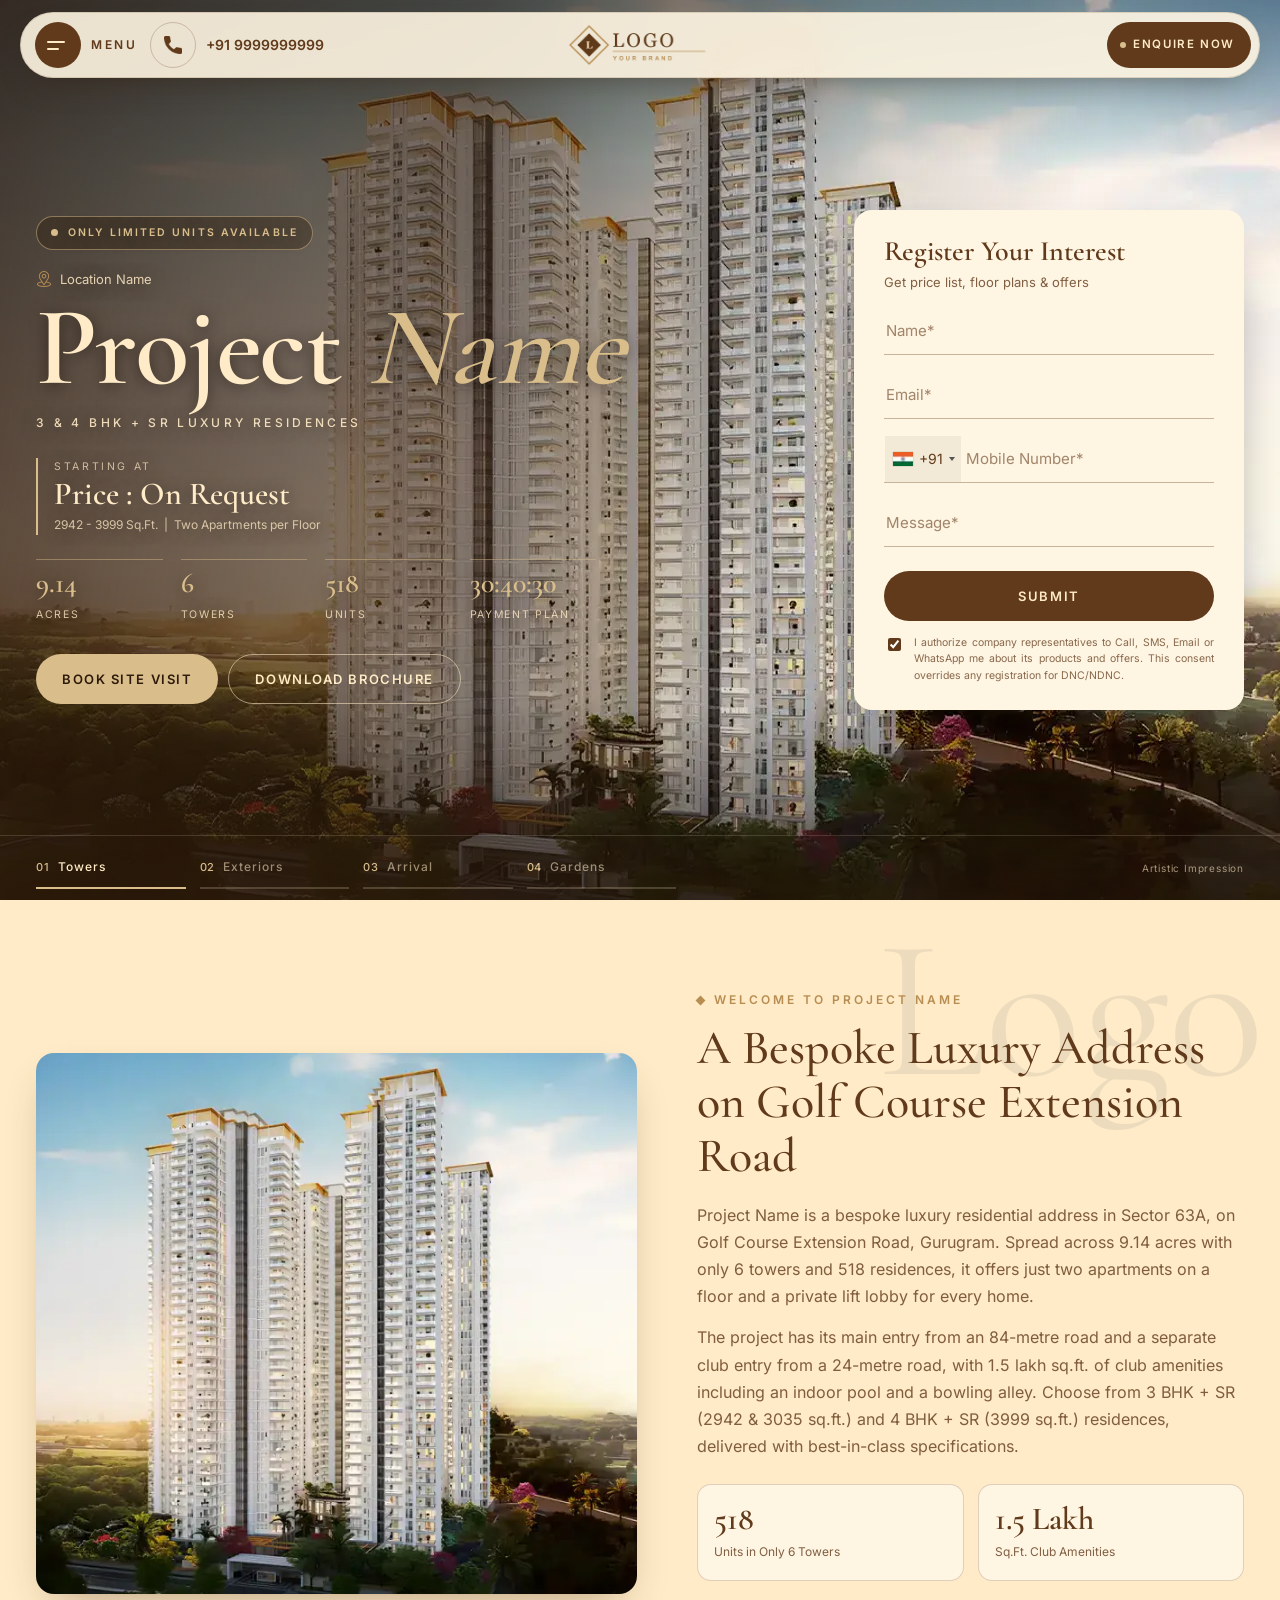
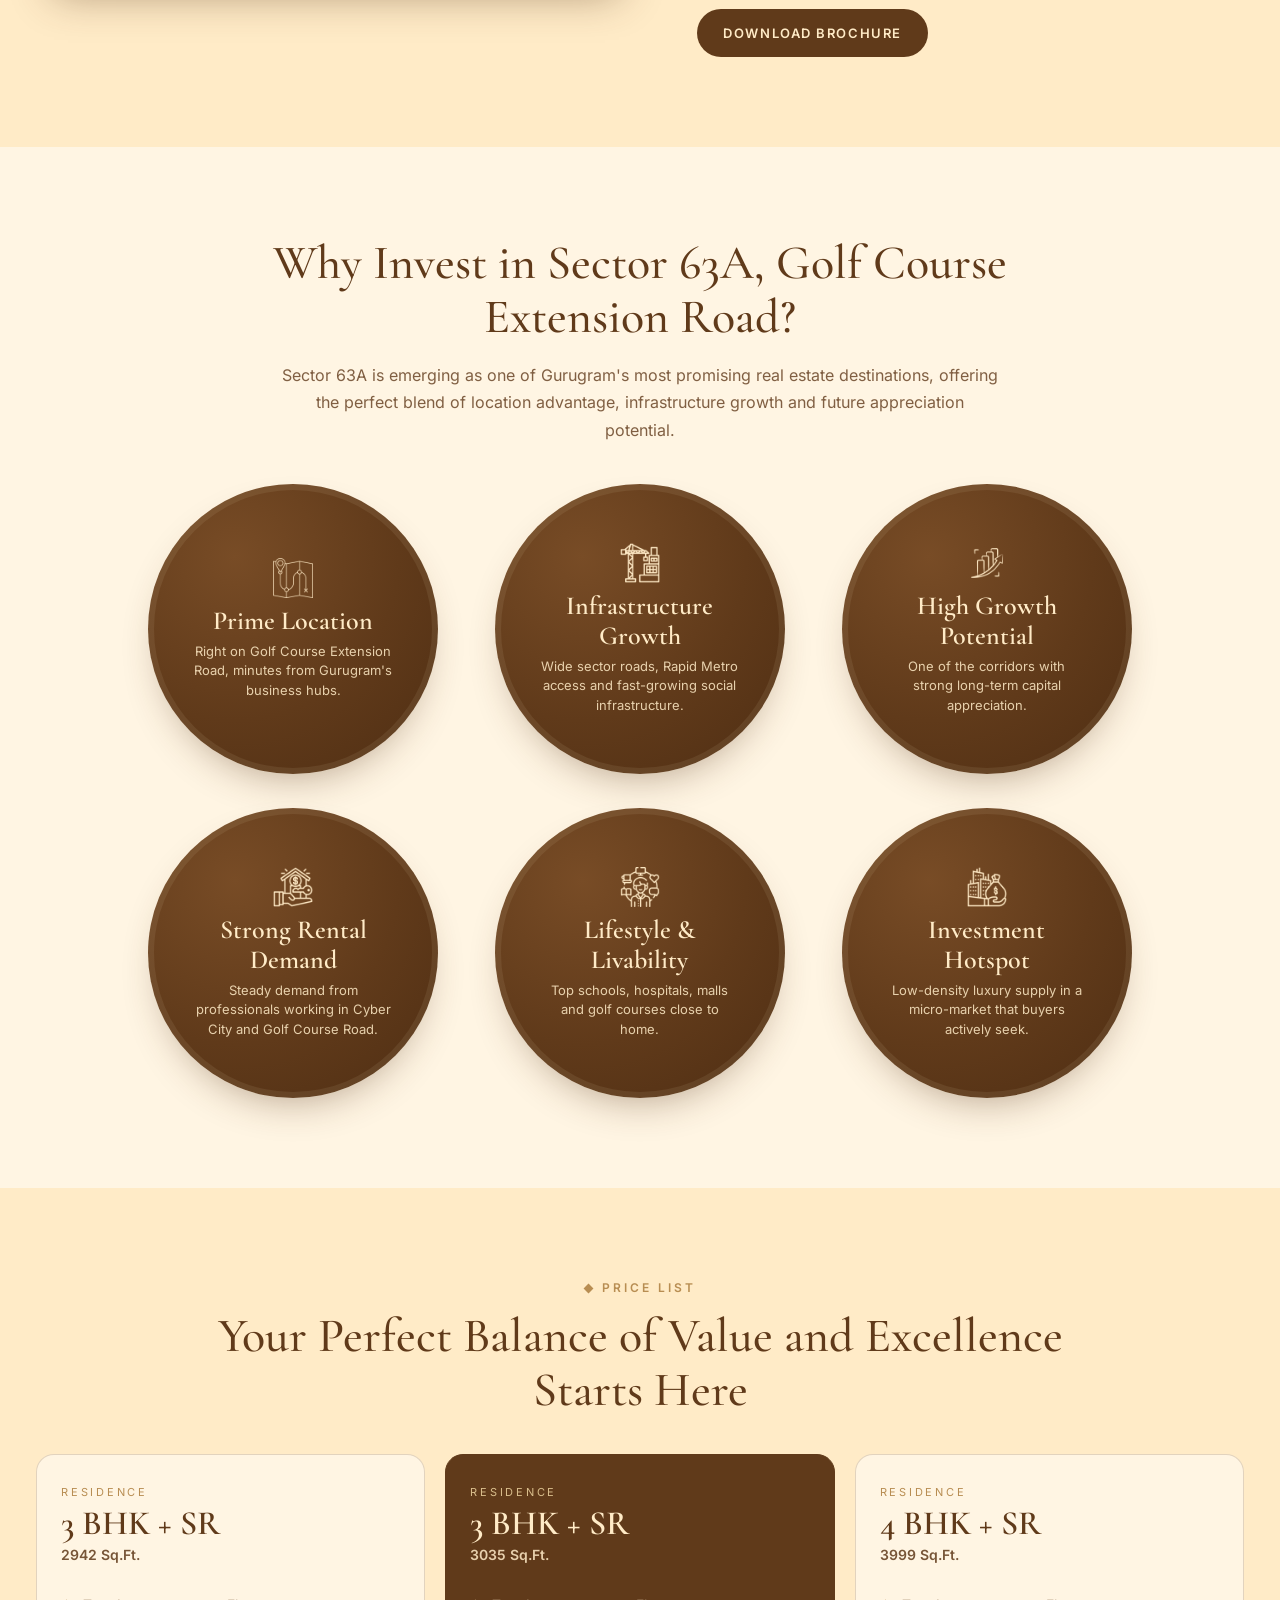
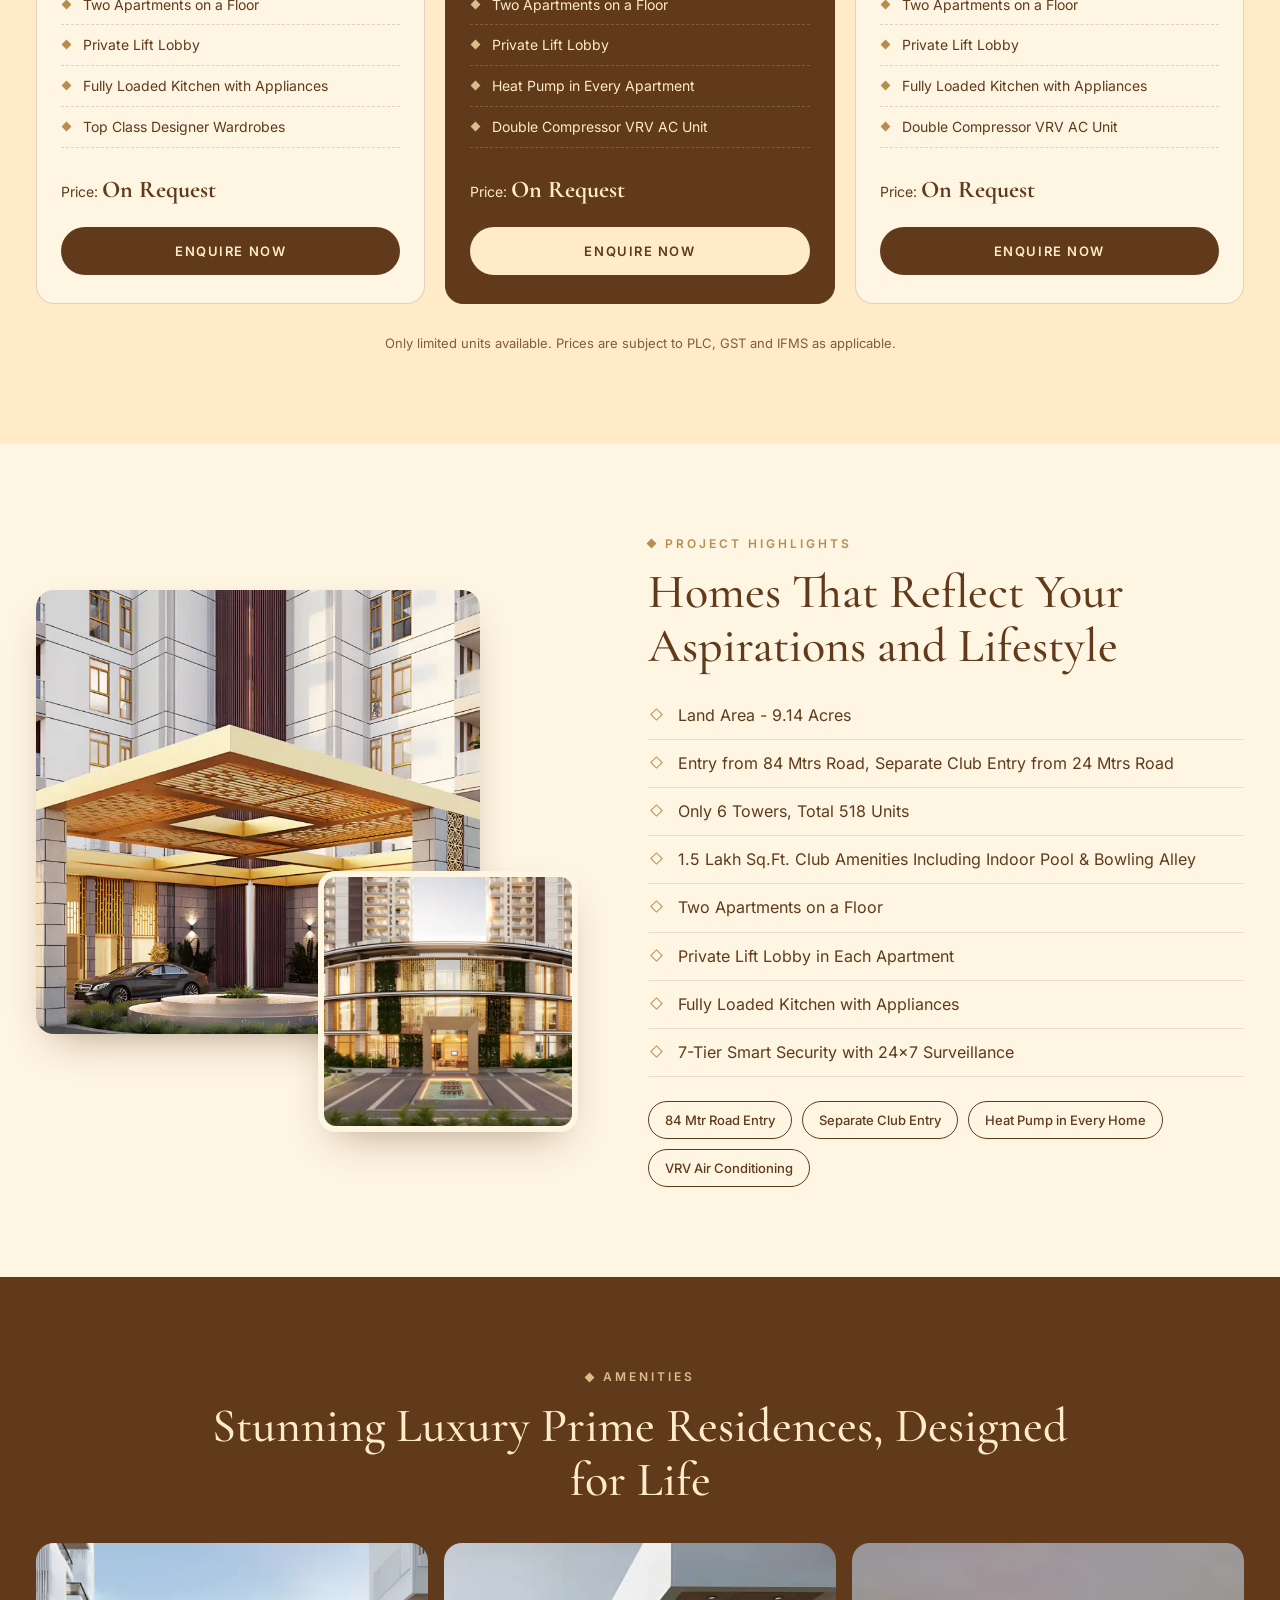
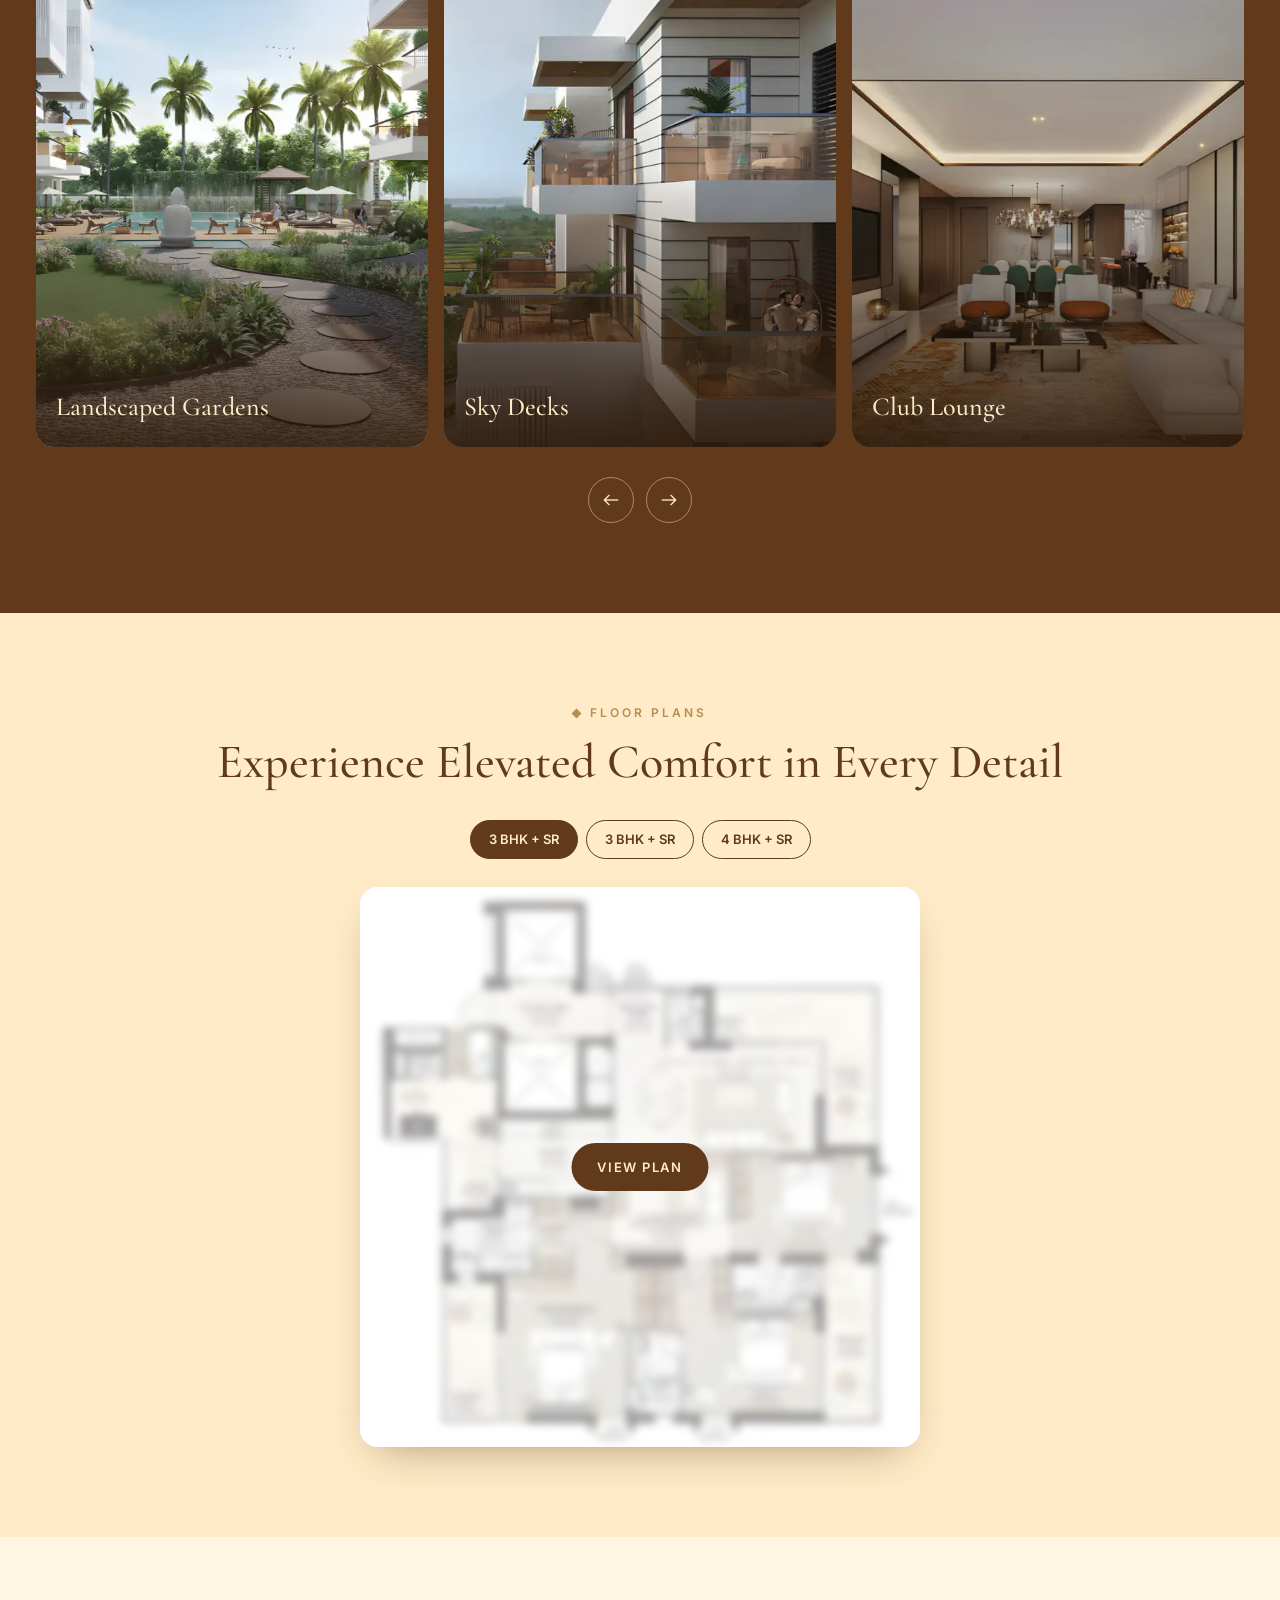
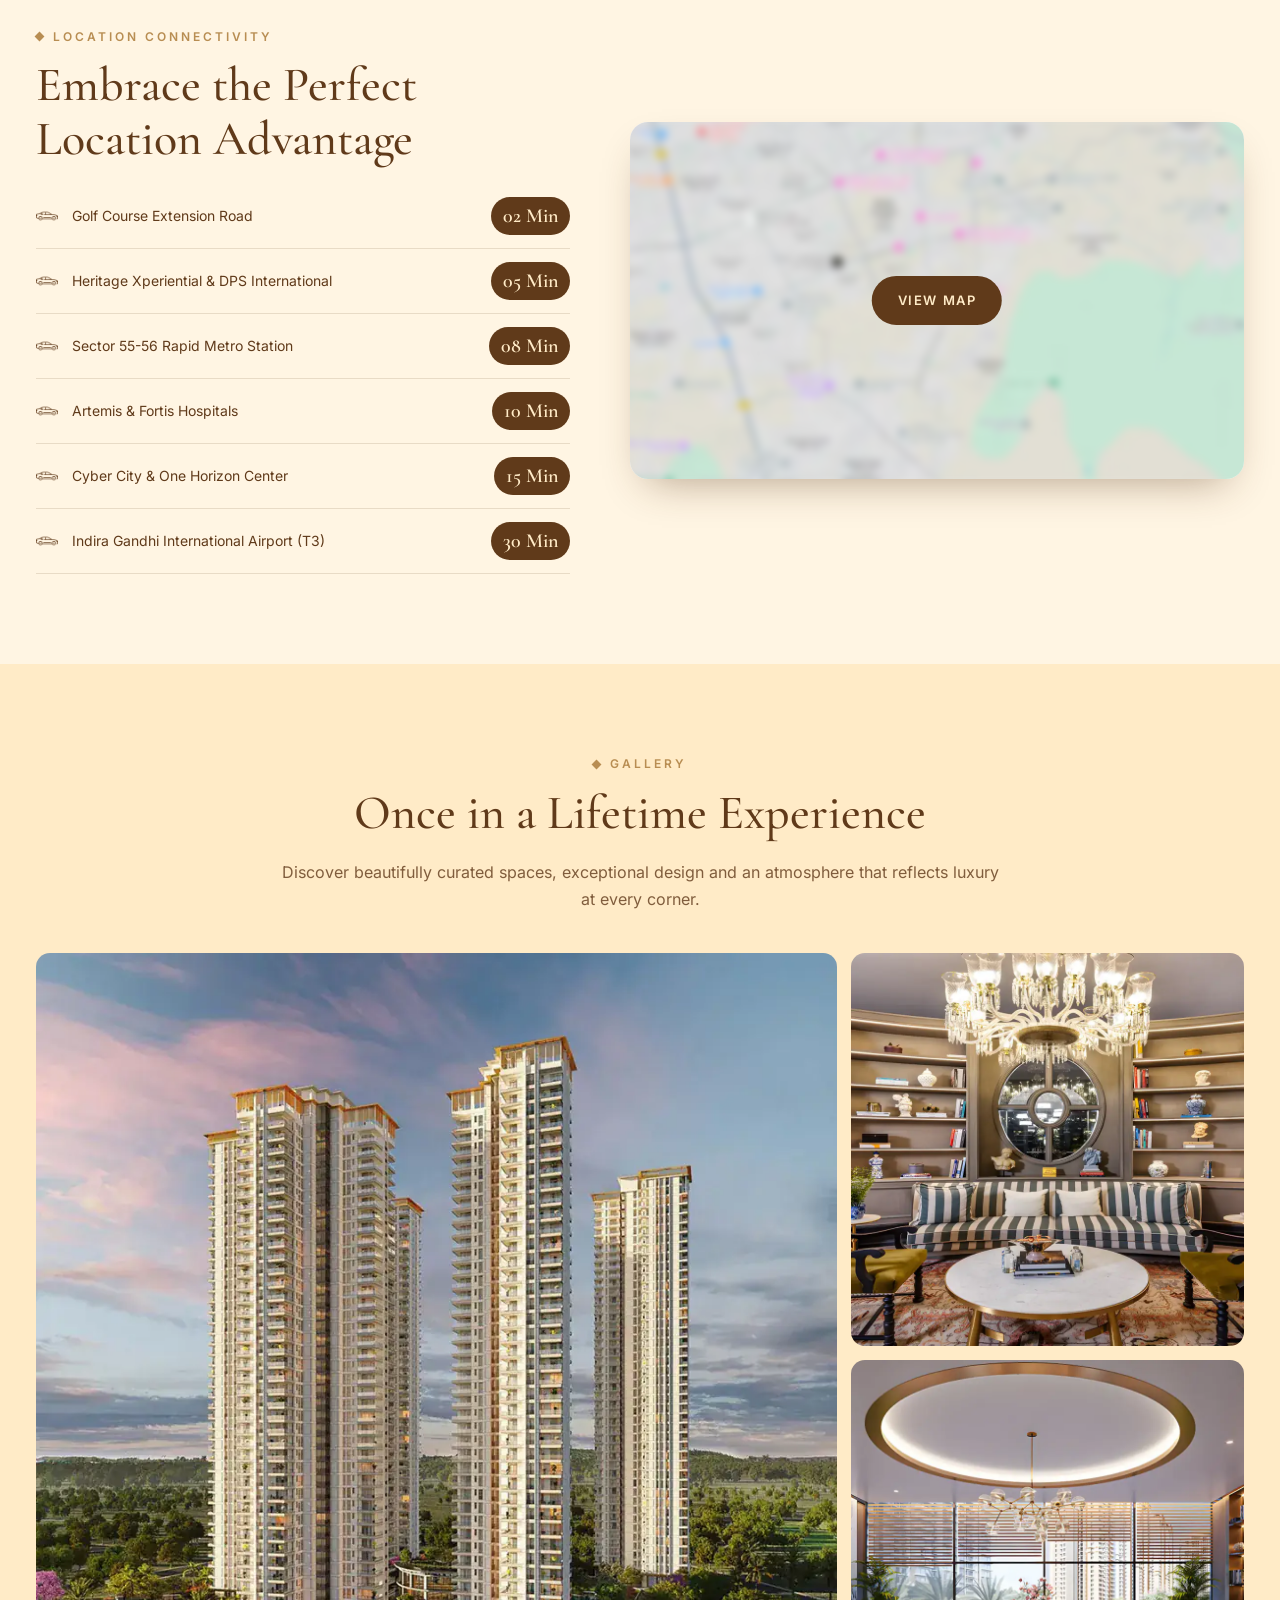
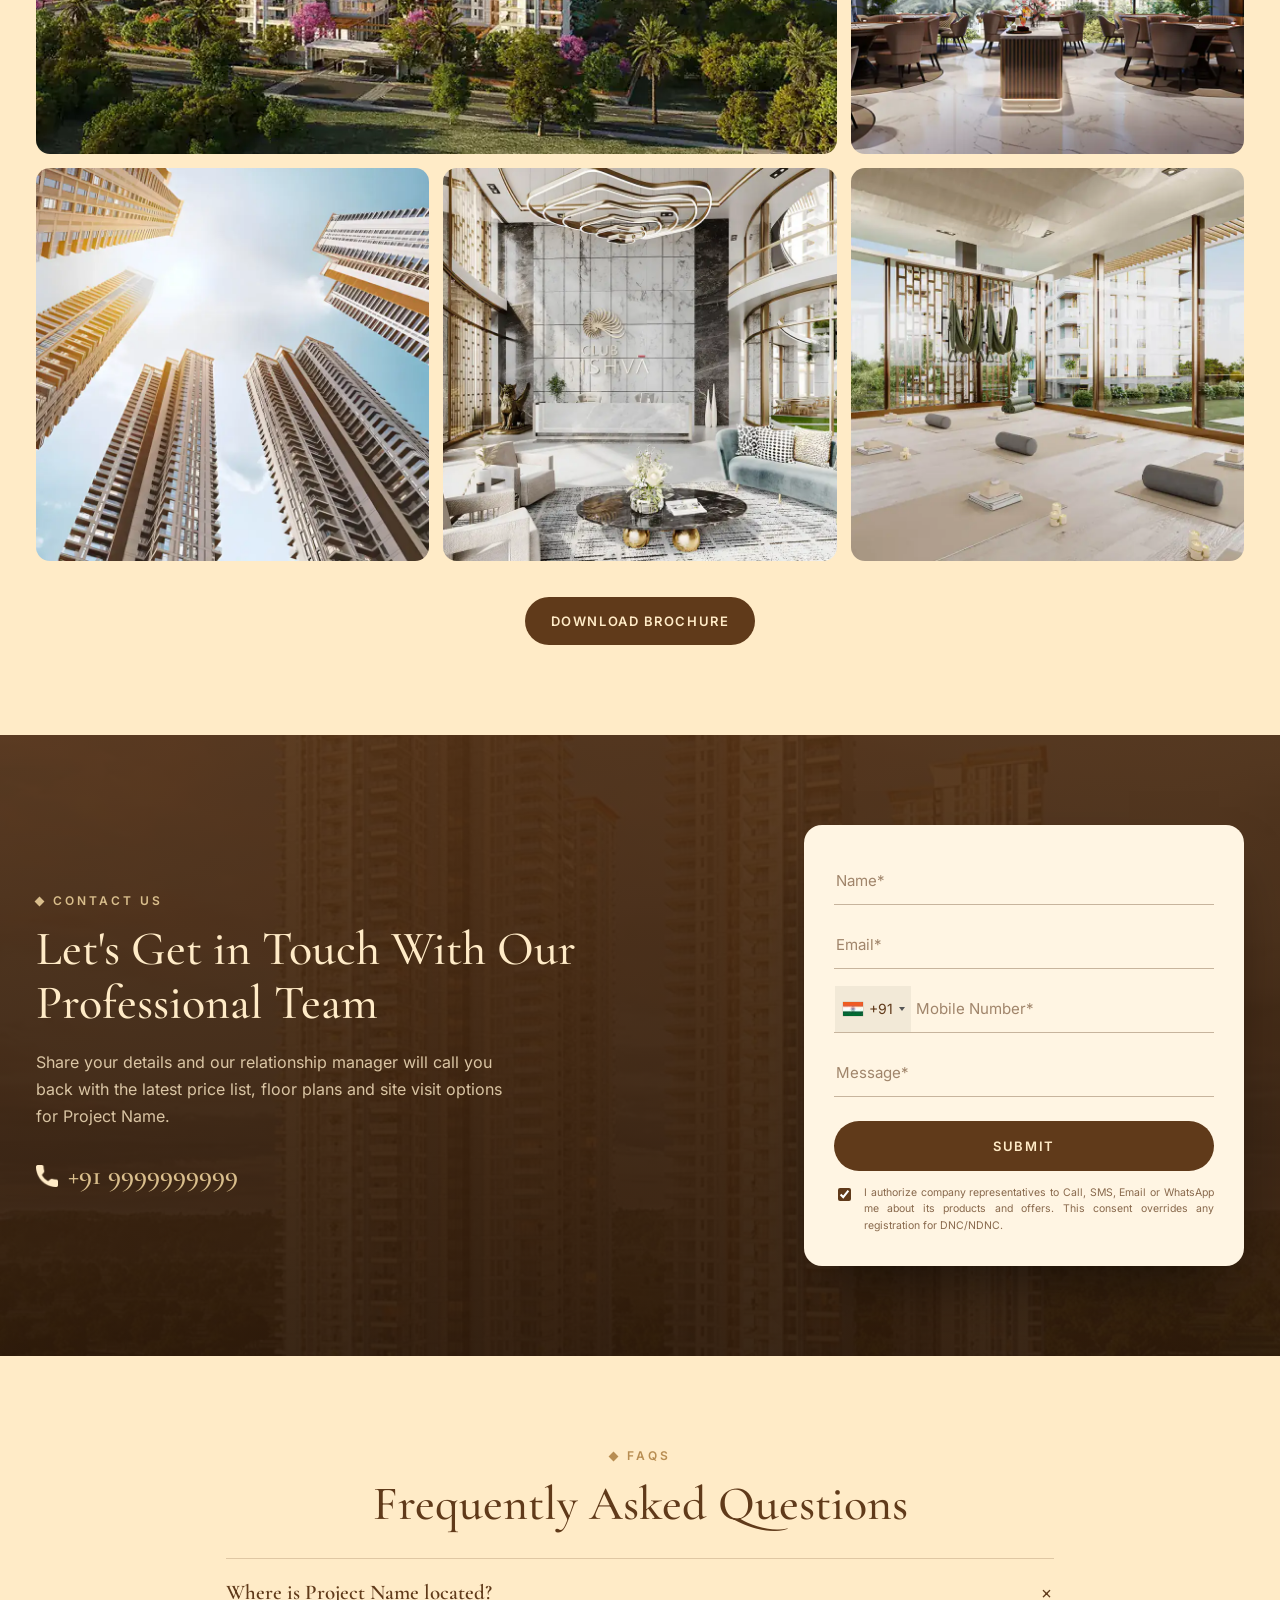
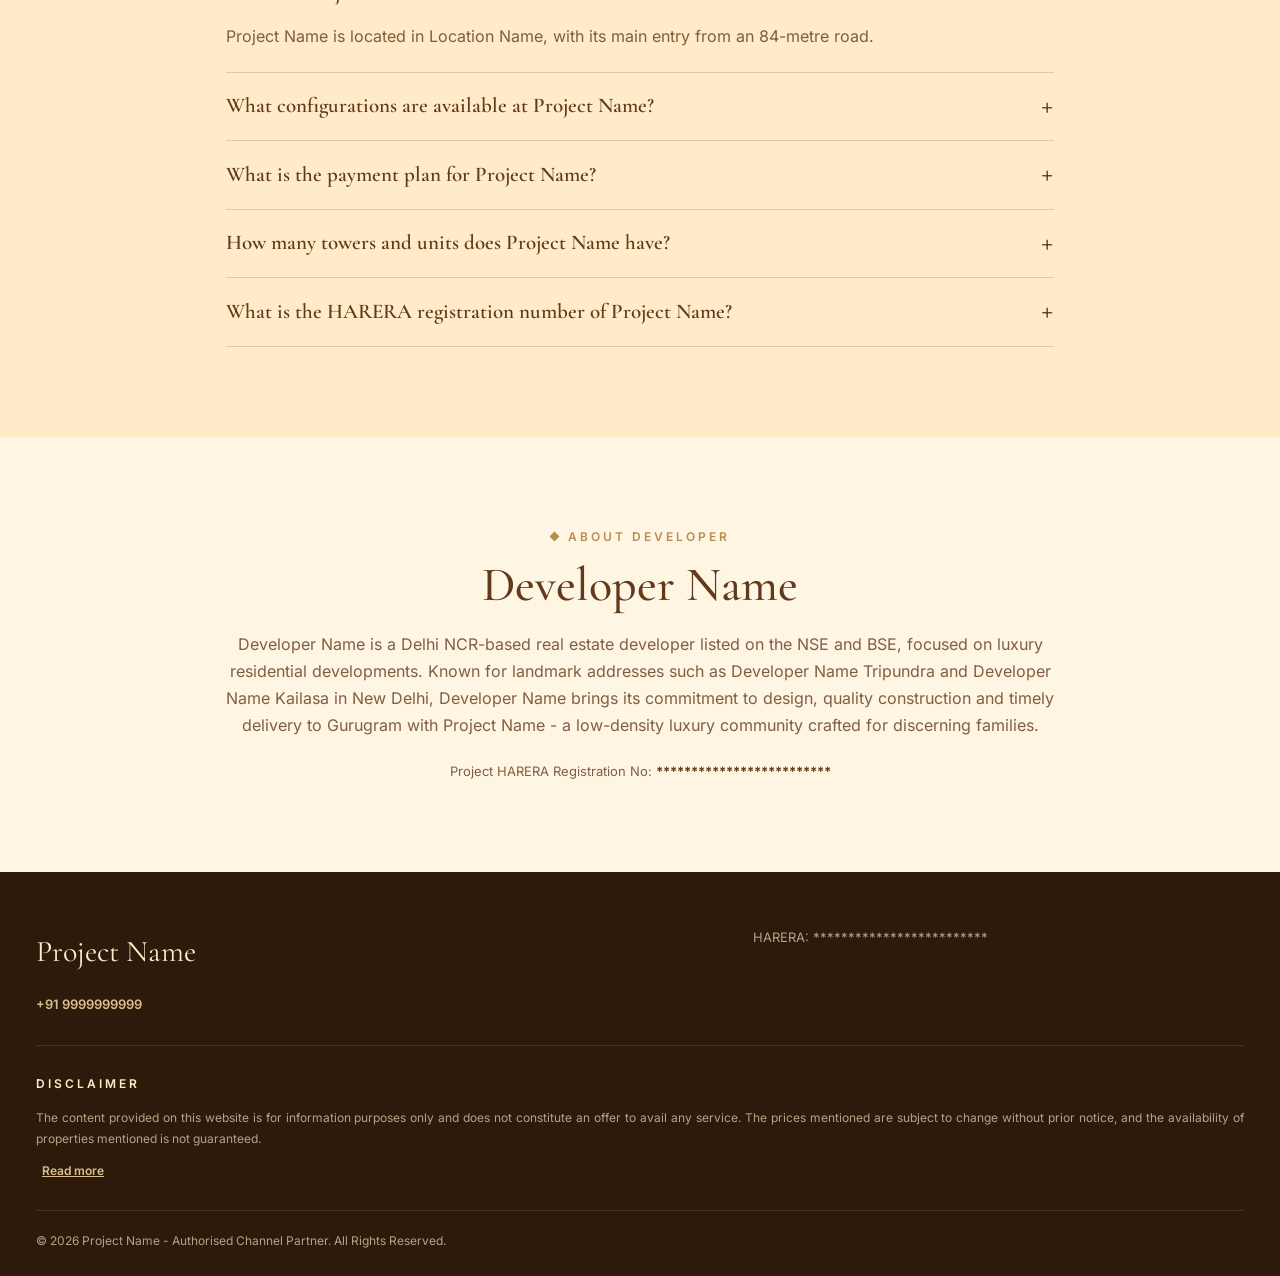
<file: index.html>
<!DOCTYPE html>
<html lang="en-IN">
<head>
    <meta charset="UTF-8" />
    <meta name="viewport" content="width=device-width, initial-scale=1" />
    <title>Project Name Location Name | 3 &amp; 4 BHK + SR Luxury Residences</title>
    <meta name="description" content="Project Name, Location Name - 9.14 acres, only 6 towers and 518 units with two apartments per floor. 3 BHK + SR (2942 &amp; 3035 Sq.Ft.) and 4 BHK + SR (3999 Sq.Ft.) with 30:40:30 payment plan." />
    <meta name="keywords" content="Project Name, Project Name Gurugram, Project Name Sector 63A, Ishva by TARC, 3 BHK + SR Gurugram, 4 BHK + SR Gurugram, Golf Course Extension Road, Luxury Apartments Gurugram" />
   

    <link rel="icon" type="image/webp" sizes="96x96" href="images/favicon.webp" />
    <link rel="apple-touch-icon" href="images/apple-touch-icon.webp" />
    <link rel="preconnect" href="https://api2.gtftech.com" crossorigin />
    <link rel="dns-prefetch" href="https://api2.gtftech.com" />

    <link rel="preload" href="fonts/cormorant-garamond.woff2" as="font" type="font/woff2" crossorigin />
    <link rel="preload" href="fonts/inter.woff2" as="font" type="font/woff2" crossorigin />
    <link rel="preload" as="image" href="images/hero-1-lg.webp" media="(min-width: 768px)" fetchpriority="high" />
    <link rel="preload" as="image" href="images/hero-1-sm.webp" media="(max-width: 767.98px)" fetchpriority="high" />

    <link rel="stylesheet" href="css/style.css" />
    <link rel="stylesheet" href="css/intlTelInput.min.css" />

   
</head>

<body>
    <a class="skip-link" href="#main">Skip to content</a>

    <!-- ===== Header : floating capsule, identical on every screen ===== -->
    <header class="site-header" id="siteHeader">
        <div class="capsule">
            <div class="cap-left">
                <button type="button" class="menu-toggle" id="menuToggle" aria-label="Open menu" aria-expanded="false" aria-controls="mobileMenu">
                    <span class="burger" aria-hidden="true"><i></i><i></i></span>
                    <span class="menu-label">Menu</span>
                </button>
                <a href="tel:+919999999999" class="cap-call" aria-label="Call +91 9999999999">
                    <span class="cap-call-icon"><img src="images/icons/call-brown.webp" alt="" width="16" height="16" /></span>
                    <span class="cap-call-num">+91 9999999999</span>
                </a>
            </div>
            <a href="#home" class="brand" aria-label="Project Name home">
                <img src="images/logo-dummy.webp" alt="Project Name Gurugram logo" width="160" height="50" />
            </a>
            <div class="cap-right">
                <button type="button" class="cap-enquire js-open-enquiry" data-title="Schedule a Site Visit">
                    <span class="cap-enquire-short">Enquire</span><span class="cap-enquire-long"> Now</span>
                    <span class="cap-dot" aria-hidden="true"></span>
                </button>
            </div>
            <span class="cap-progress" id="capProgress" aria-hidden="true"></span>
        </div>
    </header>

    <!-- Full screen menu -->
    <div class="mobile-menu" id="mobileMenu" aria-hidden="true">
        <div class="menu-media" aria-hidden="true">
            <img src="images/hero-2-sm.webp" alt="" width="640" height="800" loading="lazy" />
            <div class="menu-media-cap">
                <p>Project Name</p>
                <span>Location Name</span>
            </div>
        </div>
        <div class="menu-body">
            <button type="button" class="mobile-menu-close" id="menuClose" aria-label="Close menu"><span aria-hidden="true">&times;</span> Close</button>
            <nav aria-label="Primary">
                <ol class="menu-links">
                    <li><a href="#home"><small>01</small>Home</a></li>
                    <li><a href="#overview"><small>02</small>Overview</a></li>
                    <li><a href="#price"><small>03</small>Price List</a></li>
                    <li><a href="#highlights"><small>04</small>Highlights</a></li>
                    <li><a href="#amenities"><small>05</small>Amenities</a></li>
                    <li><a href="#floor-plans"><small>06</small>Floor Plans</a></li>
                    <li><a href="#location"><small>07</small>Location</a></li>
                    <li><a href="#gallery"><small>08</small>Gallery</a></li>
                    <li><a href="#contact"><small>09</small>Contact Us</a></li>
                </ol>
            </nav>
            <div class="menu-foot">
                <a href="tel:+919999999999">+91 9999999999</a>
                <span>HARERA: *************************</span>
            </div>
        </div>
    </div>

    <main id="main">
        <!-- ===== Hero banner ===== -->
        <section class="hero" id="home" aria-labelledby="heroTitle">
            <div class="hero-slides" id="heroSlides">
                <picture class="hero-slide is-active">
                    <source media="(max-width: 767.98px)" srcset="images/hero-1-sm.webp" width="640" height="800" />
                    <img src="images/hero-1-lg.webp" alt="Project Name towers at Location Name" width="1600" height="900" fetchpriority="high" decoding="async" />
                </picture>
                <picture class="hero-slide">
                    <source media="(max-width: 767.98px)" data-srcset="images/hero-1-lg.webp" width="640" height="800" />
                    <img data-src="images/hero-1-lg.webp" alt="Project Name tower exteriors with landscaped greens" width="1600" height="900" decoding="async" />
                </picture>
                <picture class="hero-slide">
                    <source media="(max-width: 767.98px)" data-srcset="images/hero-1-lg.webp" width="640" height="800" />
                    <img data-src="images/hero-1-lg.webp" alt="Grand arrival porch at Project Name" width="1600" height="900" decoding="async" />
                </picture>
                <picture class="hero-slide">
                    <source media="(max-width: 767.98px)" data-srcset="images/hero-1-lg.webp" width="640" height="800" />
                    <img data-src="images/hero-1-lg.webp" alt="Landscaped gardens and pool at Project Name" width="1600" height="900" decoding="async" />
                </picture>
            </div>
            <div class="hero-shade" aria-hidden="true"></div>

            <div class="container hero-inner">
                <div class="hero-content">
                    <p class="hero-badge"><span></span>Only Limited Units Available</p>
                    <p class="hero-loc"><img src="images/icons/location-gold.webp" alt="" width="16" height="16" /> Location Name</p>
                    <h1 id="heroTitle">Project <em>Name</em><span>3 &amp; 4 BHK + SR Luxury Residences</span></h1>

                    <div class="hero-price">
                        <span class="hero-price-label">Starting at</span>
                        <strong>Price : On Request</strong>
                        <span class="hero-price-sub">2942 - 3999 Sq.Ft. &nbsp;|&nbsp; Two Apartments per Floor</span>
                    </div>

                    <ul class="hero-facts">
                        <li><strong>9.14</strong><span>Acres</span></li>
                        <li><strong>6</strong><span>Towers</span></li>
                        <li><strong>518</strong><span>Units</span></li>
                        <li><strong>30:40:30</strong><span>Payment Plan</span></li>
                    </ul>

                    <div class="hero-ctas">
                        <button type="button" class="btn btn-gold js-open-enquiry" data-title="Book Your Exclusive Site Visit">Book Site Visit</button>
                        <button type="button" class="btn btn-ghost js-open-enquiry" data-title="Download Brochure">Download Brochure</button>
                    </div>
                </div>

                <div class="hero-form form-card">
                    <p class="hero-form-title">Register Your Interest</p>
                    <p class="hero-form-sub">Get price list, floor plans &amp; offers</p>
                    <div class="p-3" id="enquireBody1">
                        <input autocomplete="false" hidden="" type="text" />
                        <div class="form-group mx-0">
                            <input autocomplete="false" class="form-control" id="qSenderName1" name="name" placeholder="Name*" title="Enter Name" type="text" />
                            <div class="outline"></div>
                        </div>
                        <div class="form-group mx-0">
                            <input class="form-control" id="qEmailID1" name="email" placeholder="Email*" title="Enter Email" type="email" />
                            <div class="outline"></div>
                        </div>
                        <div class="form-group mx-0">
                            <input class="form-control phone-input" id="qMobileNo1" data-countrycode-id="qCountryCode3" name="number" placeholder="Mobile Number*" title="Enter Number" type="tel" />
                            <input type="hidden" id="qCountryCode3" name="country_code" value="+91" />
                            <div class="outline"></div>
                        </div>
                        <div class="form-group mx-0">
                            <input class="form-control" id="qMessage1" name="message" placeholder="Message*" title="Enter Message" type="text" />
                            <div class="outline"></div>
                        </div>
                        <button class="btn dark_btn submit_btn" id="SubmitQuery1" title="Send Message" type="submit">
                            Submit
                        </button>
                        <div class="checkbox-section">
                            <input checked="" name="" type="checkbox" value="" aria-label="I authorize company representatives to contact me" />
                            <p>I authorize company representatives to Call, SMS, Email or WhatsApp me about its products and offers. This consent overrides any registration for DNC/NDNC.</p>
                        </div>
                    </div>
                </div>
            </div>

            <div class="hero-bottom">
                <div class="container hero-bottom-inner">
                    <ol class="hero-dots" aria-label="Banner slides">
                        <li><button type="button" class="is-active" data-slide="0"><small>01</small>Towers<i></i></button></li>
                        <li><button type="button" data-slide="1"><small>02</small>Exteriors<i></i></button></li>
                        <li><button type="button" data-slide="2"><small>03</small>Arrival<i></i></button></li>
                        <li><button type="button" data-slide="3"><small>04</small>Gardens<i></i></button></li>
                    </ol>
                    <span class="hero-art">Artistic Impression</span>
                </div>
            </div>
        </section>

        <!-- ===== Overview ===== -->
        <section class="section overview" id="overview" aria-labelledby="overviewTitle">
            <div class="container">
                <p class="watermark" aria-hidden="true">Logo</p>
                <div class="overview-grid">
                    <div class="overview-media">
                        <img src="images/overview.webp" alt="Project Name towers and landscaped grounds" width="1600" height="800" loading="lazy" decoding="async" />
                        <!-- <span class="art-tag">Artistic Impression</span> -->
                    </div>
                    <div class="overview-text">
                        <p class="eyebrow">Welcome to Project Name</p>
                        <h2 class="section-title left" id="overviewTitle">A Bespoke Luxury Address on Golf Course Extension Road</h2>
                        <p>Project Name is a bespoke luxury residential address in Sector 63A, on Golf Course Extension Road, Gurugram. Spread across 9.14 acres with only 6 towers and 518 residences, it offers just two apartments on a floor and a private lift lobby for every home.</p>
                        <p>The project has its main entry from an 84-metre road and a separate club entry from a 24-metre road, with 1.5 lakh sq.ft. of club amenities including an indoor pool and a bowling alley. Choose from 3 BHK + SR (2942 &amp; 3035 sq.ft.) and 4 BHK + SR (3999 sq.ft.) residences, delivered with best-in-class specifications.</p>
                        <div class="stats">
                            <div class="stat"><strong>518</strong><span>Units in Only 6 Towers</span></div>
                            <div class="stat"><strong>1.5 Lakh</strong><span>Sq.Ft. Club Amenities</span></div>
                        </div>
                        <button type="button" class="btn btn-dark js-open-enquiry" data-title="Download Brochure">Download Brochure</button>
                    </div>
                </div>
            </div>
        </section>

        <!-- ===== Why Invest (Radhey circles) ===== -->
        <section class="section why" aria-labelledby="whyTitle">
            <div class="container">
                <h2 class="section-title" id="whyTitle">Why Invest in Sector 63A, Golf Course Extension Road?</h2>
                <p class="section-sub">Sector 63A is emerging as one of Gurugram's most promising real estate destinations, offering the perfect blend of location advantage, infrastructure growth and future appreciation potential.</p>
                <ul class="circles">
                    <li class="circle">
                        <img src="images/why-icons/prime-location-cream.webp" alt="" width="48" height="48" loading="lazy" />
                        <h3>Prime Location</h3>
                        <p>Right on Golf Course Extension Road, minutes from Gurugram's business hubs.</p>
                    </li>
                    <li class="circle">
                        <img src="images/why-icons/Infrastructure-Development-cream.webp" alt="" width="48" height="48" loading="lazy" />
                        <h3>Infrastructure Growth</h3>
                        <p>Wide sector roads, Rapid Metro access and fast-growing social infrastructure.</p>
                    </li>
                    <li class="circle">
                        <img src="images/why-icons/High-Growth-Potential-cream.webp" alt="" width="48" height="48" loading="lazy" />
                        <h3>High Growth Potential</h3>
                        <p>One of the corridors with strong long-term capital appreciation.</p>
                    </li>
                    <li class="circle">
                        <img src="images/why-icons/Strong-Rental-Demand-cream.webp" alt="" width="48" height="48" loading="lazy" />
                        <h3>Strong Rental Demand</h3>
                        <p>Steady demand from professionals working in Cyber City and Golf Course Road.</p>
                    </li>
                    <li class="circle">
                        <img src="images/why-icons/Lifestyle-Livability-cream.webp" alt="" width="48" height="48" loading="lazy" />
                        <h3>Lifestyle &amp; Livability</h3>
                        <p>Top schools, hospitals, malls and golf courses close to home.</p>
                    </li>
                    <li class="circle">
                        <img src="images/why-icons/Investment-Hotspot-cream.webp" alt="" width="48" height="48" loading="lazy" />
                        <h3>Investment Hotspot</h3>
                        <p>Low-density luxury supply in a micro-market that buyers actively seek.</p>
                    </li>
                </ul>
            </div>
        </section>

        <!-- ===== Price List ===== -->
        <section class="section price" id="price" aria-labelledby="priceTitle">
            <div class="container">
                <p class="eyebrow center">Price List</p>
                <h2 class="section-title" id="priceTitle">Your Perfect Balance of Value and Excellence Starts Here</h2>
                <div class="price-grid">
                    <article class="price-card">
                        <p class="price-type">Residence</p>
                        <h3>3 BHK + SR</h3>
                        <p class="price-size">2942 Sq.Ft.</p>
                        <ul class="ticks">
                            <li>Two Apartments on a Floor</li>
                            <li>Private Lift Lobby</li>
                            <li>Fully Loaded Kitchen with Appliances</li>
                            <li>Top Class Designer Wardrobes</li>
                        </ul>
                        <p class="price-value">Price: <strong>On Request</strong></p>
                        <button type="button" class="btn btn-dark btn-block js-open-enquiry" data-title="3 BHK + SR (2942 Sq.Ft.) Price">Enquire Now</button>
                    </article>
                    <article class="price-card featured">
                        <p class="price-type">Residence</p>
                        <h3>3 BHK + SR</h3>
                        <p class="price-size">3035 Sq.Ft.</p>
                        <ul class="ticks">
                            <li>Two Apartments on a Floor</li>
                            <li>Private Lift Lobby</li>
                            <li>Heat Pump in Every Apartment</li>
                            <li>Double Compressor VRV AC Unit</li>
                        </ul>
                        <p class="price-value">Price: <strong>On Request</strong></p>
                        <button type="button" class="btn btn-cream btn-block js-open-enquiry" data-title="3 BHK + SR (3035 Sq.Ft.) Price">Enquire Now</button>
                    </article>
                    <article class="price-card">
                        <p class="price-type">Residence</p>
                        <h3>4 BHK + SR</h3>
                        <p class="price-size">3999 Sq.Ft.</p>
                        <ul class="ticks">
                            <li>Two Apartments on a Floor</li>
                            <li>Private Lift Lobby</li>
                            <li>Fully Loaded Kitchen with Appliances</li>
                            <li>Double Compressor VRV AC Unit</li>
                        </ul>
                        <p class="price-value">Price: <strong>On Request</strong></p>
                        <button type="button" class="btn btn-dark btn-block js-open-enquiry" data-title="4 BHK + SR (3999 Sq.Ft.) Price">Enquire Now</button>
                    </article>
                </div>
                <p class="note">Only limited units available. Prices are subject to PLC, GST and IFMS as applicable.</p>
            </div>
        </section>

        <!-- ===== Highlights ===== -->
        <section class="section highlights" id="highlights" aria-labelledby="hlTitle">
            <div class="container highlights-grid">
                <div class="highlights-media">
                    <img src="images/overview_1.webp" alt="Project Name residential towers" width="700" height="700" loading="lazy" decoding="async" class="hl-img-1" />
                    <img src="images/overview_2.webp" alt="Project Name landscaped podium" width="700" height="700" loading="lazy" decoding="async" class="hl-img-2" />
                </div>
                <div class="highlights-text">
                    <p class="eyebrow">Project Highlights</p>
                    <h2 class="section-title left" id="hlTitle">Homes That Reflect Your Aspirations and Lifestyle</h2>
                    <ul class="diamond-list">
                        <li>Land Area - 9.14 Acres</li>
                        <li>Entry from 84 Mtrs Road, Separate Club Entry from 24 Mtrs Road</li>
                        <li>Only 6 Towers, Total 518 Units</li>
                        <li>1.5 Lakh Sq.Ft. Club Amenities Including Indoor Pool &amp; Bowling Alley</li>
                        <li>Two Apartments on a Floor</li>
                        <li>Private Lift Lobby in Each Apartment</li>
                        <li>Fully Loaded Kitchen with Appliances</li>
                        <li>7-Tier Smart Security with 24x7 Surveillance</li>
                    </ul>
                    <ul class="chips">
                        <li>84 Mtr Road Entry</li>
                        <li>Separate Club Entry</li>
                        <li>Heat Pump in Every Home</li>
                        <li>VRV Air Conditioning</li>
                    </ul>
                </div>
            </div>
        </section>

        <!-- ===== Amenities ===== -->
        <section class="section amenities" id="amenities" aria-labelledby="amTitle">
            <div class="container">
                <p class="eyebrow center eyebrow-light">Amenities</p>
                <h2 class="section-title light" id="amTitle">Stunning Luxury Prime Residences, Designed for Life</h2>
                <div class="slider" data-slider>
                    <ul class="slider-track">
                        <li class="am-card"><img src="images/amenities_1.webp" alt="Landscaped gardens at Project Name" width="800" height="1029" loading="lazy" decoding="async" /><h3>Landscaped Gardens</h3></li>
                        <li class="am-card"><img src="images/amenities_2.webp" alt="Sky decks at Project Name" width="800" height="1029" loading="lazy" decoding="async" /><h3>Sky Decks</h3></li>
                        <li class="am-card"><img src="images/amenities_3.webp" alt="Club lounge at Project Name" width="800" height="1029" loading="lazy" decoding="async" /><h3>Club Lounge</h3></li>
                        <li class="am-card"><img src="images/amenities_4.webp" alt="Cafe and dining at Project Name" width="800" height="1029" loading="lazy" decoding="async" /><h3>Caf&eacute; &amp; Dining</h3></li>
                        <li class="am-card"><img src="images/amenities_5.webp" alt="Yoga studio at Project Name" width="800" height="1029" loading="lazy" decoding="async" /><h3>Yoga Studio</h3></li>
                        <li class="am-card"><img src="images/amenities_6.webp" alt="Zen gardens at Project Name" width="800" height="1029" loading="lazy" decoding="async" /><h3>Zen Gardens</h3></li>
                    </ul>
                    <div class="slider-nav">
                        <button type="button" class="slider-btn" data-dir="-1" aria-label="Previous amenities"><img src="images/icons/back-cream.webp" alt="" width="16" height="16" /></button>
                        <button type="button" class="slider-btn" data-dir="1" aria-label="Next amenities"><img src="images/icons/next-cream.webp" alt="" width="16" height="16" /></button>
                    </div>
                </div>
            </div>
        </section>

        <!-- ===== Floor Plans ===== -->
        <section class="section plans" id="floor-plans" aria-labelledby="fpTitle">
            <div class="container">
                <p class="eyebrow center">Floor Plans</p>
                <h2 class="section-title" id="fpTitle">Experience Elevated Comfort in Every Detail</h2>
                <div class="tabs" role="tablist" aria-label="Floor plan sizes">
                    <button type="button" role="tab" class="tab is-active" aria-selected="true" aria-controls="plan1" id="tab1">3 BHK + SR </button>
                    <button type="button" role="tab" class="tab" aria-selected="false" aria-controls="plan2" id="tab2" tabindex="-1">3 BHK + SR</button>
                    <button type="button" role="tab" class="tab" aria-selected="false" aria-controls="plan3" id="tab3" tabindex="-1">4 BHK + SR </button>
                </div>
                <div class="plan-panel" role="tabpanel" id="plan1" aria-labelledby="tab1">
                    <div class="locked">
                        <img src="images/floorplan-3bhk-2942.webp" alt="Project Name 3 BHK + SR 2942 Sq.Ft. floor plan" width="700" height="700" loading="lazy" decoding="async" />
                        <button type="button" class="btn btn-dark js-open-enquiry" data-title="3 BHK + SR 2942 Sq.Ft. Floor Plan">View Plan</button>
                    </div>
                </div>
                <div class="plan-panel" role="tabpanel" id="plan2" aria-labelledby="tab2" hidden>
                    <div class="locked">
                        <img src="images/floorplan-3bhk-3035.webp" alt="Project Name 3 BHK + SR 3035 Sq.Ft. floor plan" width="700" height="700" loading="lazy" decoding="async" />
                        <button type="button" class="btn btn-dark js-open-enquiry" data-title="3 BHK + SR 3035 Sq.Ft. Floor Plan">View Plan</button>
                    </div>
                </div>
                <div class="plan-panel" role="tabpanel" id="plan3" aria-labelledby="tab3" hidden>
                    <div class="locked">
                        <img src="images/floorplan-4bhk-3999.webp" alt="Project Name 4 BHK + SR 3999 Sq.Ft. floor plan" width="700" height="700" loading="lazy" decoding="async" />
                        <button type="button" class="btn btn-dark js-open-enquiry" data-title="4 BHK + SR 3999 Sq.Ft. Floor Plan">View Plan</button>
                    </div>
                </div>
            </div>
        </section>

        <!-- ===== Location ===== -->
        <section class="section location" id="location" aria-labelledby="locTitle">
            <div class="container location-grid">
                <div class="location-text">
                    <p class="eyebrow">Location Connectivity</p>
                    <h2 class="section-title left" id="locTitle">Embrace the Perfect Location Advantage</h2>
                    <ul class="distances">
                        <li><img src="images/icons/car-brown.webp" alt="" width="24" height="24" loading="lazy" /><span>Golf Course Extension Road</span><strong>02 Min</strong></li>
                        <li><img src="images/icons/car-brown.webp" alt="" width="24" height="24" loading="lazy" /><span>Heritage Xperiential &amp; DPS International</span><strong>05 Min</strong></li>
                        <li><img src="images/icons/car-brown.webp" alt="" width="24" height="24" loading="lazy" /><span>Sector 55-56 Rapid Metro Station</span><strong>08 Min</strong></li>
                        <li><img src="images/icons/car-brown.webp" alt="" width="24" height="24" loading="lazy" /><span>Artemis &amp; Fortis Hospitals</span><strong>10 Min</strong></li>
                        <li><img src="images/icons/car-brown.webp" alt="" width="24" height="24" loading="lazy" /><span>Cyber City &amp; One Horizon Center</span><strong>15 Min</strong></li>
                        <li><img src="images/icons/car-brown.webp" alt="" width="24" height="24" loading="lazy" /><span>Indira Gandhi International Airport (T3)</span><strong>30 Min</strong></li>
                    </ul>
                </div>
                <div class="locked map">
                    <img src="images/location-map.webp" alt="Project Name location map - Location Name" width="1000" height="581" loading="lazy" decoding="async" />
                    <button type="button" class="btn btn-dark js-open-enquiry" data-title="View Location Map">View Map</button>
                </div>
            </div>
        </section>

        <!-- ===== Gallery ===== -->
        <section class="section gallery" id="gallery" aria-labelledby="galTitle">
            <div class="container">
                <p class="eyebrow center">Gallery</p>
                <h2 class="section-title" id="galTitle">Once in a Lifetime Experience</h2>
                <p class="section-sub">Discover beautifully curated spaces, exceptional design and an atmosphere that reflects luxury at every corner.</p>
                <ul class="gallery-grid">
                    <li class="g-wide"><a href="images/gallery_4.webp" class="js-lightbox"><img src="images/gallery_4.webp" alt="Project Name exterior" width="900" height="900" loading="lazy" decoding="async" /></a></li>
                    <li><a href="images/gallery_1.webp" class="js-lightbox"><img src="images/gallery_1.webp" alt="Project Name luxury living room" width="800" height="800" loading="lazy" decoding="async" /></a></li>
                    <li><a href="images/gallery_2.webp" class="js-lightbox"><img src="images/gallery_2.webp" alt="Project Name master suite" width="800" height="800" loading="lazy" decoding="async" /></a></li>
                    <li><a href="images/gallery_3.webp" class="js-lightbox"><img src="images/gallery_3.webp" alt="Project Name interiors" width="800" height="800" loading="lazy" decoding="async" /></a></li>
                    <li><a href="images/gallery_6.webp" class="js-lightbox"><img src="images/gallery_6.webp" alt="Club Ishva lobby" width="800" height="800" loading="lazy" decoding="async" /></a></li>
                    <li class="g-wide-sm"><a href="images/gallery_5.webp" class="js-lightbox"><img src="images/gallery_5.webp" alt="Project Name yoga studio" width="800" height="800" loading="lazy" decoding="async" /></a></li>
                </ul>
                <p class="center-btn"><button type="button" class="btn btn-dark js-open-enquiry" data-title="Download Brochure">Download Brochure</button></p>
            </div>
        </section>

        <!-- ===== Contact ===== -->
        <section class="section contact lazy-bg" id="contact" aria-labelledby="contactTitle">
            <div class="container contact-grid">
                <div class="contact-text">
                    <p class="eyebrow eyebrow-light">Contact Us</p>
                    <h2 class="section-title left light" id="contactTitle">Let's Get in Touch With Our Professional Team</h2>
                    <p>Share your details and our relationship manager will call you back with the latest price list, floor plans and site visit options for Project Name.</p>
                    <a href="tel:+919999999999" class="contact-call"><img src="images/icons/call-cream.webp" alt="" width="22" height="22" loading="lazy" /> +91 9999999999</a>
                </div>
                <div class="form-card">
                    <div class="p-3" id="enquireBody">
                        <input autocomplete="false" hidden="" type="text" />
                        <div class="form-group mx-0">
                            <!-- <label>Name*</label> -->
                            <input autocomplete="false" class="form-control" id="qSenderName" name="name" placeholder="Name*" title="Enter Name" type="text" />
                            <div class="outline"></div>
                        </div>
                        <div class="form-group mx-0">
                            <!-- <label>Email*</label> -->
                            <input class="form-control" id="qEmailID" name="email" placeholder="Email*" title="Enter Email" type="email" />
                            <div class="outline"></div>
                        </div>
                        <div class="form-group mx-0">
                            <!-- <label>Mobile Number*</label> -->
                            <input class="form-control phone-input" id="qMobileNo" data-countrycode-id="qCountryCode1" name="number" placeholder="Mobile Number*" title="Enter Number" type="tel" />
                            <input type="hidden" id="qCountryCode1" name="country_code" value="+91" />
                            <div class="outline"></div>
                        </div>
                        <div class="form-group mx-0">
                            <!-- <label>Message*</label> -->
                            <input class="form-control" id="qMessage" name="message" placeholder="Message*" title="Enter Message" type="text" />
                            <div class="outline"></div>
                        </div>
                        <button class="btn dark_btn submit_btn" id="SubmitQuery" title="Send Message" type="submit">
                            Submit
                        </button>
                        <div class="checkbox-section">
                            <input checked="" name="" type="checkbox" value="" aria-label="I authorize company representatives to contact me" />
                            <p>I authorize company representatives to Call, SMS, Email or WhatsApp me about its products and offers. This consent overrides any registration for DNC/NDNC.</p>
                        </div>
                    </div>
                </div>
            </div>
        </section>

        <!-- ===== FAQ ===== -->
        <section class="section faq" aria-labelledby="faqTitle">
            <div class="container narrow">
                <p class="eyebrow center">FAQs</p>
                <h2 class="section-title" id="faqTitle">Frequently Asked Questions</h2>
                <details open>
                    <summary>Where is Project Name located?</summary>
                    <p>Project Name is located in Location Name, with its main entry from an 84-metre road.</p>
                </details>
                <details>
                    <summary>What configurations are available at Project Name?</summary>
                    <p>3 BHK + SR residences of 2942 Sq.Ft. and 3035 Sq.Ft., and 4 BHK + SR residences of 3999 Sq.Ft.</p>
                </details>
                <details>
                    <summary>What is the payment plan for Project Name?</summary>
                    <p>Project Name offers a 30:40:30 payment plan.</p>
                </details>
                <details>
                    <summary>How many towers and units does Project Name have?</summary>
                    <p>Only 6 towers with a total of 518 units on 9.14 acres, with just two apartments on each floor.</p>
                </details>
                <details>
                    <summary>What is the HARERA registration number of Project Name?</summary>
                    <p>*************************.</p>
                </details>
            </div>
        </section>

        <!-- ===== About Developer ===== -->
        <section class="section developer" aria-labelledby="devTitle">
            <div class="container narrow center-text">
                <p class="eyebrow center">About Developer</p>
                <h2 class="section-title" id="devTitle">Developer Name</h2>
                <p>Developer Name is a Delhi NCR-based real estate developer listed on the NSE and BSE, focused on luxury residential developments. Known for landmark addresses such as Developer Name Tripundra and Developer Name Kailasa in New Delhi, Developer Name brings its commitment to design, quality construction and timely delivery to Gurugram with Project Name - a low-density luxury community crafted for discerning families.</p>
                <p class="rera">Project HARERA Registration No: <strong>*************************</strong></p>
            </div>
        </section>
    </main>

    <!-- ===== Footer ===== -->
    <footer class="site-footer">
        <div class="container">
            <div class="footer-top">
                <div class="footer-brand">
                    <p class="footer-name">Project Name</p>
                    <!-- <p>Location Name</p> -->
                    <a href="tel:+919999999999">+91 9999999999</a>
                </div>
                <p>HARERA: *************************</p>
            </div>
            <div class="disclaimer">
                <h3 class="footer-head">Disclaimer</h3>
                <p>The content provided on this website is for information purposes only and does not constitute an offer to avail any service. The prices mentioned are subject to change without prior notice, and the availability of properties mentioned is not guaranteed.</p>
                <div class="more" id="disclaimerMore" hidden>
                    <p>The images displayed on the website are artistic impressions for representation purposes only and may not reflect the actual properties accurately. Prices are subject to PLC, GST and IFMS as applicable.</p>
                    <p>Please note that this is the official website of an authorized marketing partner. We may share data with Real Estate Regulatory Authority (RERA) registered brokers/companies for further processing as required. We may also send updates and information to the mobile number or email ID registered with us.</p>
                    <p>All rights reserved. The content, design, and information on this website are protected by copyright and other intellectual property rights. Any unauthorized use or reproduction of the content may violate applicable laws. For accurate and up-to-date information regarding services, pricing, availability, and any other details, it is advisable to contact us directly through the provided contact information on this website. Thank you for visiting our website.</p>
                </div>
                <button type="button" class="read-more" id="readMore" aria-expanded="false" aria-controls="disclaimerMore">Read more</button>
            </div>
            <div class="footer-bottom">
                <p>&copy; <span id="year">2026</span> Project Name - Authorised Channel Partner. All Rights Reserved.</p>
                
            </div>
        </div>
    </footer>

    <!-- ===== Mobile action bar ===== -->
    <div class="mobile-bar" id="mobileBar">
        <a href="tel:+919999999999">Call</a>
        <a href="https://api.whatsapp.com/send?phone=919999999999&amp;text=Hello%2C%20I%20am%20looking%20for%20TARC%20Project%20at%20Location address." target="_blank" rel="noopener">WhatsApp</a>
        <button type="button" class="js-open-enquiry" data-title="Enquire Now">Enquire</button>
    </div>

    <!-- ===== Enquiry popup ===== -->
    <div class="modal" id="enquiryModal" role="dialog" aria-modal="true" aria-labelledby="modalTitle" hidden>
        <div class="modal-backdrop" data-close></div>
        <div class="modal-box">
            <button type="button" class="modal-close" data-close aria-label="Close">&times;</button>
            <div class="modal-head">
                <img src="images/logo-dummy.webp" alt="Project Name" width="140" height="44" loading="lazy" />
                <p class="modal-title" id="modalTitle">Enquire Now</p>
            </div>
            <div class="p-3" id="enquireBodypopup">
                <input autocomplete="false" hidden="" type="text" />
                <div class="form-group mx-0">
                    <input autocomplete="false" class="form-control" id="qSenderNamepopup" name="name" placeholder="Name*" title="Enter Name" type="text" />
                    <div class="outline"></div>
                </div>
                <div class="form-group mx-0">
                    <input class="form-control" id="qEmailIDpopup" name="email" placeholder="Email*" title="Enter Email" type="email" />
                    <div class="outline"></div>
                </div>
                <div class="form-group mx-0">
                    <input class="form-control phone-input" id="qMobileNopopup" data-countrycode-id="qCountryCode2" name="number" placeholder="Mobile Number*" title="Enter Number" type="tel" />
                    <input type="hidden" id="qCountryCode2" name="country_code" value="+91" />
                    <div class="outline"></div>
                </div>
                <div class="form-group mx-0">
                    <input class="form-control" id="qMessagepopup" name="message" placeholder="Message*" title="Enter Message" type="text" />
                    <div class="outline"></div>
                </div>
                <button class="btn dark_btn submit_btn" id="SubmitQuerypopup" title="Send Message" type="submit">
                    Submit
                </button>
                <div class="checkbox-section">
                    <input checked="" name="" type="checkbox" value="" aria-label="I authorize company representatives to contact me" />
                    <p>I authorize company representatives to Call, SMS, Email or WhatsApp me about its products and offers. This consent overrides any registration for DNC/NDNC.</p>
                </div>
            </div>
        </div>
    </div>

    <!-- ===== Lightbox ===== -->
    <div class="lightbox" id="lightbox" hidden>
        <button type="button" class="lightbox-close" aria-label="Close image">&times;</button>
        <button type="button" class="lightbox-nav prev" aria-label="Previous image"><img src="images/icons/back-cream.webp" alt="" width="20" height="20" /></button>
        <img src="images/favicon.webp" alt="" class="lightbox-img" />
        <button type="button" class="lightbox-nav next" aria-label="Next image"><img src="images/icons/next-cream.webp" alt="" width="20" height="20" /></button>
    </div>

    <script src="js/jquery-3.7.1.min.js"></script>
    <script src="js/intlTelInput.min.js"></script>
    <script src="js/intl.custom.js"></script>
    <script src="js/main.js"></script>

    

    <script>
        var AgentInfo = {
            "vAgentID": "****",
            "vProject": "Project Name, Location Name",
            "vURL": "https://websitedesigningcompany.co.in/demo-gtf/tarc-ishva/",
            "thankspageurl": "https://websitedesigningcompany.co.in/demo-gtf/tarc-ishva/thanks.htm",
        };

        $('#preferedtime').hide();

        $("#SubmitQuery").click(function () {
            var FormInfo = {
                "SenderControlID": "qSenderName",
                "SenderControlMobileID": "qMobileNo",
                "SenderControlCountryCodeID": "qCountryCode1",
                "SenderControlEmailID": "qEmailID",
                "SenderControlMsgID": "qMessage"
            };

            SubmitQueryData(AgentInfo, FormInfo);
        });

        $("#SubmitQuery1").click(function () {
            var FormInfo = {
                "SenderControlID": "qSenderName1",
                "SenderControlMobileID": "qMobileNo1",
                "SenderControlCountryCodeID": "qCountryCode3",
                "SenderControlEmailID": "qEmailID1",
                "SenderControlMsgID": "qMessage1"
            };

            SubmitQueryData(AgentInfo, FormInfo);
        });

        $("#SubmitQuerypopup").click(function () {
            var FormInfo = {
                "SenderControlID": "qSenderNamepopup",
                "SenderControlMobileID": "qMobileNopopup",
                "SenderControlCountryCodeID": "qCountryCode2",
                "SenderControlEmailID": "qEmailIDpopup",
                "SenderControlMsgID": "qMessagepopup"
            };

            SubmitQueryData(AgentInfo, FormInfo);
        });
    </script>
</body>
</html>
</file>
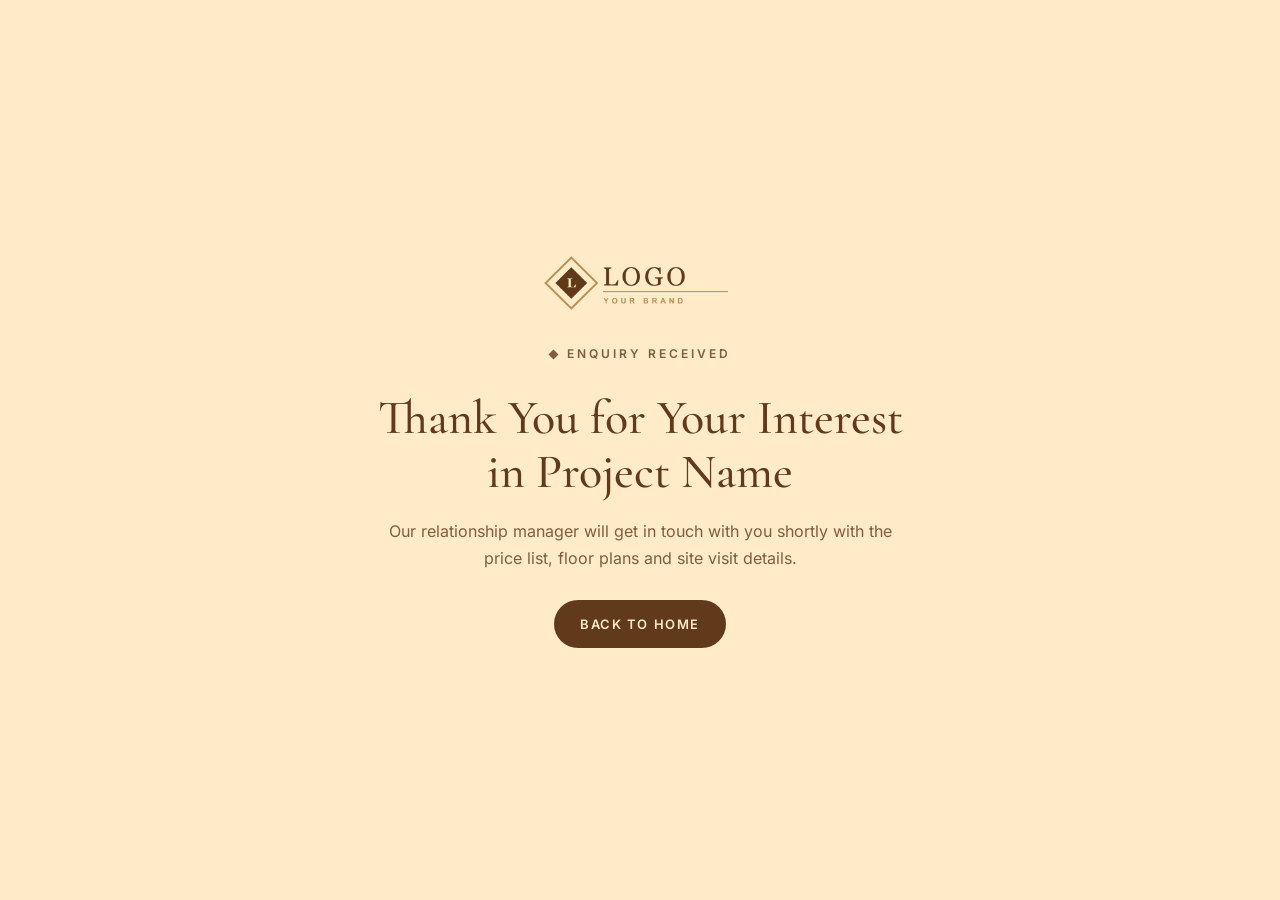
<file: thanks.htm>
<!DOCTYPE html>
<html lang="en-IN">
<head>
    <meta charset="UTF-8" />
    <meta name="viewport" content="width=device-width, initial-scale=1" />
    <title>Thank You | Project Name Sector 63A Gurugram</title>
    <meta name="robots" content="noindex, nofollow" />
    <link rel="icon" type="image/webp" href="images/favicon.webp" />
    <link rel="preload" href="fonts/cormorant-garamond.woff2" as="font" type="font/woff2" crossorigin />
    <link rel="stylesheet" href="css/style.css" />
    <style>
        body { padding: 0; min-height: 100vh; display: grid; place-items: center; text-align: center; }
        .thanks { max-width: 560px; padding: 48px 16px; }
        .thanks img { width: 200px; margin: 0 auto 30px; }
        .thanks p { color: var(--text-soft); margin-bottom: 28px; }
    </style>
</head>
<body>
    <main class="thanks">
        <img src="images/logo-dummy.webp" alt="Logo" width="200" height="62" />
        <p class="eyebrow center">Enquiry Received</p>
        <h1 class="section-title">Thank You for Your Interest in Project Name</h1>
        <p>Our relationship manager will get in touch with you shortly with the price list, floor plans and site visit details.</p>
        <a href="./" class="btn btn-dark">Back to Home</a>
    </main>
</body>
</html>
</file>
<file: css/style.css>
/* ==========================================================
   TARC Ishva - colours & type inspired by radheyconstructions.com
   No framework, mobile first.
   ========================================================== */

@font-face {
    font-family: "Cormorant Garamond";
    src: url("../fonts/cormorant-garamond.woff2") format("woff2");
    font-weight: 300 700;
    font-style: normal;
    font-display: swap;
}

@font-face {
    font-family: "Inter";
    src: url("../fonts/inter.woff2") format("woff2");
    font-weight: 100 900;
    font-style: normal;
    font-display: swap;
}

:root {
    --cream: #FFEBC7;
    --cream-soft: #FFF5E3;
    --cream-dark: #F3DDB4;
    --brown: #603A1A;
    --brown-mid: #784C26;
    --brown-dark: #4F2E13;
    --brown-deep: #2E1A0A;
    --gold: #D9BE8C;
    --gold-deep: #B88D52;
    --watermark: #E0D1B6;
    --text: #603A1A;
    --text-soft: rgba(96, 58, 26, .8);

    --font-head: "Cormorant Garamond", Georgia, "Times New Roman", serif;
    --font-body: "Inter", system-ui, -apple-system, "Segoe UI", Roboto, Arial, sans-serif;

    --radius: 18px;
    --header-h: 84px;
    --shadow: 0 18px 40px -18px rgba(79, 46, 19, .45);
    --ease: cubic-bezier(.22, .61, .36, 1);
}

/* ---------- Reset ---------- */
*,
*::before,
*::after { box-sizing: border-box; }

html {
    scroll-behavior: smooth;
    scroll-padding-top: calc(var(--header-h) + 8px);
    -webkit-text-size-adjust: 100%;
}

body {
    margin: 0;
    font-family: var(--font-body);
    font-size: 15px;
    line-height: 1.7;
    color: var(--text);
    background: var(--cream);
    overflow-x: hidden;
    padding-bottom: 56px; /* mobile bar */
}

img { max-width: 100%; height: auto; display: block; }
ul { list-style: none; margin: 0; padding: 0; }
a { color: inherit; text-decoration: none; }
button { font: inherit; cursor: pointer; border: 0; background: none; color: inherit; }
h1, h2, h3, h4, p { margin: 0; }
[hidden] { display: none !important; }

:focus-visible { outline: 2px solid var(--gold-deep); outline-offset: 3px; }

.skip-link {
    position: absolute; left: 12px; top: -60px; z-index: 200;
    background: var(--brown); color: var(--cream); padding: 10px 16px; border-radius: 8px;
}
.skip-link:focus { top: 12px; }

.container { width: 100%; max-width: 1240px; margin: 0 auto; padding: 0 16px; }
.container.narrow { max-width: 860px; }
.center-text { text-align: center; }

/* ---------- Type ---------- */
.section { padding: 64px 0; position: relative; }

.section-title {
    font-family: var(--font-head);
    font-weight: 500;
    font-size: clamp(28px, 4.4vw, 48px);
    line-height: 1.12;
    color: var(--brown);
    text-align: center;
    max-width: 900px;
    margin: 0 auto 18px;
}
.section-title.left { text-align: left; margin-left: 0; }
.section-title.light { color: var(--cream); }

.section-sub {
    text-align: center;
    color: var(--text-soft);
    max-width: 720px;
    margin: 0 auto 40px;
}

.eyebrow {
    font-size: 12px;
    letter-spacing: .25em;
    text-transform: uppercase;
    font-weight: 600;
    color: var(--gold-deep);
    margin-bottom: 12px;
    display: flex;
    align-items: center;
    gap: 10px;
}
.eyebrow::before {
    content: ""; width: 7px; height: 7px; transform: rotate(45deg);
    background: currentColor; flex: none;
}
.eyebrow.center { justify-content: center; }
.eyebrow-light { color: var(--gold); }

.watermark {
    font-family: var(--font-head);
    font-size: clamp(70px, 16vw, 200px);
    line-height: .8;
    color: var(--watermark);
    opacity: .6;
    position: absolute;
    top: 30px; right: 16px;
    pointer-events: none;
    user-select: none;
}

.note { text-align: center; font-size: 13px; color: var(--text-soft); margin-top: 28px; }

/* ---------- Buttons ---------- */
.btn {
    display: inline-flex;
    align-items: center;
    justify-content: center;
    gap: 8px;
    padding: 13px 26px;
    border-radius: 999px;
    font-size: 13px;
    font-weight: 600;
    letter-spacing: .12em;
    text-transform: uppercase;
    transition: background .35s var(--ease), color .35s var(--ease), transform .35s var(--ease), box-shadow .35s var(--ease);
    white-space: nowrap;
}
.btn:hover { transform: translateY(-2px); box-shadow: var(--shadow); }
.btn-dark { background: var(--brown); color: var(--cream); }
.btn-dark:hover { background: var(--brown-dark); color: var(--gold); }
.btn-cream { background: var(--cream); color: var(--brown); }
.btn-cream:hover { background: var(--gold); }
.btn-block { width: 100%; }
.center-btn { text-align: center; margin-top: 36px; }

/* ---------- Header : floating capsule (same layout on every screen) ---------- */
.site-header {
    position: fixed; top: 12px; left: 0; right: 0; z-index: 90;
    padding: 0 12px;
    transition: transform .5s var(--ease);
}
.site-header.is-hidden { transform: translateY(-140%); }
.capsule {
    position: relative;
    max-width: 1240px; height: 60px; margin: 0 auto; padding: 0 6px;
    display: grid; grid-template-columns: minmax(0, 1fr) auto minmax(0, 1fr); align-items: center; gap: 8px;
    border-radius: 999px;
    background: rgba(255, 245, 227, .9);
    backdrop-filter: blur(14px) saturate(140%);
    -webkit-backdrop-filter: blur(14px) saturate(140%);
    border: 1px solid rgba(96, 58, 26, .16);
    box-shadow: 0 14px 34px -18px rgba(46, 26, 10, .55);
    overflow: hidden;
    transition: background .4s, box-shadow .4s;
}
.site-header.scrolled .capsule { background: rgba(255, 245, 227, .97); box-shadow: 0 18px 40px -16px rgba(46, 26, 10, .55); }
.cap-left { display: flex; align-items: center; gap: 6px; min-width: 0; }
.cap-right { display: flex; justify-content: flex-end; }

.menu-toggle { display: inline-flex; align-items: center; gap: 10px; height: 48px; border-radius: 999px; }
.burger {
    width: 46px; height: 46px; border-radius: 50%; background: var(--brown);
    display: flex; flex-direction: column; justify-content: center; align-items: center; gap: 5px;
    transition: background .3s;
}
.burger i { display: block; height: 2px; border-radius: 2px; background: var(--cream); transition: width .35s var(--ease), transform .35s var(--ease); }
.burger i:first-child { width: 18px; transform: translateX(-2px); }
.burger i:last-child { width: 12px; transform: translateX(-5px); }
.menu-toggle:hover .burger { background: var(--brown-dark); }
.menu-toggle:hover .burger i { width: 18px; transform: none; }
.menu-label { display: none; font-size: 12px; font-weight: 600; letter-spacing: .22em; text-transform: uppercase; }

.cap-call { display: inline-flex; align-items: center; gap: 10px; font-size: 14px; font-weight: 600; white-space: nowrap; }
.cap-call-icon {
    width: 46px; height: 46px; border-radius: 50%; flex: none;
    display: grid; place-items: center;
    border: 1px solid rgba(96, 58, 26, .25);
    transition: background .3s, border-color .3s;
}
.cap-call-icon img { width: 18px; height: 18px; }
.cap-call:hover .cap-call-icon { background: var(--cream-dark); border-color: var(--brown); }
.cap-call-num { display: none; }

.brand { justify-self: center; display: block; }
.brand img { width: 96px; height: auto; }

.cap-enquire {
    position: relative;
    height: 46px; padding: 0 16px 0 26px; border-radius: 999px;
    background: var(--brown); color: var(--cream);
    font-size: 11.5px; font-weight: 600; letter-spacing: .14em; text-transform: uppercase; white-space: nowrap;
    transition: background .3s, color .3s;
}
.cap-enquire:hover { background: var(--brown-dark); color: var(--gold); }
.cap-enquire-long { display: none; }
.cap-dot {
    position: absolute; left: 13px; top: 50%; width: 6px; height: 6px; margin-top: -3px;
    border-radius: 50%; background: var(--gold);
    animation: pulse 1.8s infinite;
}
@keyframes pulse { 0% { box-shadow: 0 0 0 0 rgba(217, 190, 140, .8); } 100% { box-shadow: 0 0 0 9px rgba(217, 190, 140, 0); } }

.cap-progress {
    position: absolute; left: 0; right: 0; bottom: 0; height: 2px;
    background: linear-gradient(90deg, var(--gold-deep), var(--gold));
    transform: scaleX(0); transform-origin: left;
}

/* ---------- Full screen menu (opens as a circle from the menu button) ---------- */
.mobile-menu {
    position: fixed; inset: 0; z-index: 150;
    display: grid; grid-template-columns: 1fr;
    background: var(--brown);
    color: var(--cream);
    clip-path: circle(0 at 48px 42px);
    visibility: hidden;
    transition: clip-path .75s var(--ease), visibility 0s .75s;
}
.mobile-menu.open { clip-path: circle(150% at 48px 42px); visibility: visible; transition: clip-path .75s var(--ease), visibility 0s; }
.menu-media { display: none; position: relative; overflow: hidden; }
.menu-media img { width: 100%; height: 100%; object-fit: cover; transform: scale(1.1); transition: transform 1.4s var(--ease); }
.mobile-menu.open .menu-media img { transform: none; }
.menu-media::after { content: ""; position: absolute; inset: 0; background: linear-gradient(to top, rgba(46, 26, 10, .85), transparent 55%); }
.menu-media-cap { position: absolute; left: 36px; right: 36px; bottom: 34px; z-index: 1; }
.menu-media-cap p { font-family: var(--font-head); font-size: 44px; font-weight: 600; line-height: 1; }
.menu-media-cap span { font-size: 13px; color: rgba(255, 235, 199, .8); }

.menu-body { display: flex; flex-direction: column; padding: 18px 20px 24px; overflow-y: auto; }
.mobile-menu-close {
    align-self: flex-start;
    display: inline-flex; align-items: center; gap: 8px;
    height: 44px; padding: 0 18px; border-radius: 999px;
    border: 1px solid rgba(255, 235, 199, .35);
    font-size: 12px; font-weight: 600; letter-spacing: .2em; text-transform: uppercase;
    transition: background .3s;
}
.mobile-menu-close span { font-size: 22px; line-height: 1; letter-spacing: 0; }
.mobile-menu-close:hover { background: rgba(255, 235, 199, .1); }

.menu-links { list-style: none; margin: 26px 0 22px; padding: 0; }
.menu-links li {
    opacity: 0; transform: translateY(18px);
    transition: opacity .5s var(--ease), transform .5s var(--ease);
}
.mobile-menu.open .menu-links li { opacity: 1; transform: none; }
.mobile-menu.open .menu-links li:nth-child(1) { transition-delay: .18s; }
.mobile-menu.open .menu-links li:nth-child(2) { transition-delay: .22s; }
.mobile-menu.open .menu-links li:nth-child(3) { transition-delay: .26s; }
.mobile-menu.open .menu-links li:nth-child(4) { transition-delay: .30s; }
.mobile-menu.open .menu-links li:nth-child(5) { transition-delay: .34s; }
.mobile-menu.open .menu-links li:nth-child(6) { transition-delay: .38s; }
.mobile-menu.open .menu-links li:nth-child(7) { transition-delay: .42s; }
.mobile-menu.open .menu-links li:nth-child(8) { transition-delay: .46s; }
.mobile-menu.open .menu-links li:nth-child(9) { transition-delay: .50s; }
.menu-links a {
    display: flex; align-items: baseline; gap: 16px;
    padding: 9px 0; border-bottom: 1px solid rgba(255, 235, 199, .1);
    font-family: var(--font-head); font-size: clamp(26px, 4.4vw, 44px); line-height: 1.15;
    transition: color .3s, padding-left .4s var(--ease);
}
.menu-links small { font-family: var(--font-body); font-size: 11px; letter-spacing: .1em; color: var(--gold); min-width: 20px; }
.menu-links a:hover, .menu-links a.active { color: var(--gold); padding-left: 10px; }
.menu-foot { margin-top: auto; display: flex; flex-direction: column; gap: 6px; font-size: 12px; color: rgba(255, 235, 199, .6); }
.menu-foot a { font-family: var(--font-head); font-size: 26px; font-weight: 600; color: var(--gold); }

/* ---------- Hero banner ---------- */
.hero {
    position: relative; overflow: hidden;
    min-height: 100vh; min-height: 100svh;
    display: flex; flex-direction: column;
    background: var(--brown-deep); color: var(--cream);
}
.hero-slides { position: absolute; inset: 0; }
.hero-slide { position: absolute; inset: 0; opacity: 0; transition: opacity 1.4s var(--ease); }
.hero-slide.is-active { opacity: 1; }
.hero-slide img { width: 100%; height: 100%; object-fit: cover; }
.hero-slide.is-active img { animation: kenburns 7s linear both; }
@keyframes kenburns { from { transform: scale(1.12); } to { transform: scale(1); } }
.hero-shade {
    position: absolute; inset: 0;
    background: linear-gradient(to top, rgba(46, 26, 10, .92) 0%, rgba(46, 26, 10, .74) 42%, rgba(46, 26, 10, .3) 60%, rgba(46, 26, 10, 0) 72%, rgba(46, 26, 10, .28) 100%);
}

.hero-inner {
    position: relative; z-index: 1; flex: 1;
    display: grid; align-content: end; gap: 40px;
    padding-top: 44vh; padding-bottom: 96px;
}
.hero-content { text-shadow: 0 2px 16px rgba(20, 11, 4, .55); }
.hero-content .btn { text-shadow: none; }
.hero-badge {
    display: inline-flex; align-items: center; gap: 10px;
    padding: 7px 14px; border-radius: 999px;
    border: 1px solid rgba(217, 190, 140, .5); background: rgba(46, 26, 10, .35);
    font-size: 10.5px; font-weight: 600; letter-spacing: .2em; text-transform: uppercase; color: var(--gold);
}
.hero-badge span { width: 7px; height: 7px; border-radius: 50%; background: var(--gold); animation: pulse 1.8s infinite; }
.hero-loc { display: flex; align-items: center; gap: 8px; margin-top: 18px; font-size: 13px; color: rgba(255, 235, 199, .85); }
.hero-loc img { width: 16px; height: 16px; flex: none; }
.hero h1 {
    font-family: var(--font-head); font-weight: 600;
    font-size: clamp(54px, 10vw, 112px); line-height: .92; letter-spacing: -.01em;
    margin-top: 6px;
}
.hero h1 em { font-style: italic; font-weight: 500; color: var(--gold); }
.hero h1 span {
    display: block; margin-top: 14px;
    font-family: var(--font-body); font-size: 12px; font-weight: 500; letter-spacing: .28em; text-transform: uppercase;
    color: rgba(255, 235, 199, .9); line-height: 1.6;
}

.hero-price { margin-top: 26px; padding-left: 16px; border-left: 2px solid var(--gold); }
.hero-price-label { display: block; font-size: 10.5px; letter-spacing: .25em; text-transform: uppercase; color: rgba(255, 235, 199, .7); }
.hero-price strong { display: block; font-family: var(--font-head); font-size: 32px; font-weight: 600; line-height: 1.15; }
.hero-price-sub { display: block; font-size: 12px; color: rgba(255, 235, 199, .75); margin-top: 2px; }

.hero-facts { display: grid; grid-template-columns: repeat(2, minmax(0, 1fr)); gap: 14px 18px; margin-top: 24px; max-width: 560px; }
.hero-facts li { border-top: 1px solid rgba(217, 190, 140, .45); padding-top: 8px; }
.hero-facts strong { display: block; font-family: var(--font-head); font-size: 28px; font-weight: 600; line-height: 1.1; color: var(--gold); }
.hero-facts span { font-size: 10.5px; letter-spacing: .16em; text-transform: uppercase; color: rgba(255, 235, 199, .8); }

.hero-ctas { display: flex; flex-wrap: wrap; gap: 10px; margin-top: 28px; }
.hero-ctas .btn { flex: 1 1 160px; }
.btn-gold { background: var(--gold); color: var(--brown-deep); }
.btn-gold:hover { background: var(--cream); }
.btn-ghost { border: 1px solid rgba(255, 235, 199, .55); color: var(--cream); }
.btn-ghost:hover { background: rgba(255, 235, 199, .12); }

.hero-form { display: block; }
.hero-form-title { font-family: var(--font-head); font-size: 28px; font-weight: 600; line-height: 1.1; padding: 26px 30px 0; color: var(--brown); }
.hero-form-sub { font-size: 13px; color: var(--text-soft); padding: 4px 30px 0; }
.hero-form .p-3 { padding-top: 14px; }

.hero-bottom { position: absolute; left: 0; right: 0; bottom: 0; z-index: 2; border-top: 1px solid rgba(255, 235, 199, .15); }
.hero-bottom-inner { display: flex; align-items: center; justify-content: space-between; gap: 16px; height: 64px; }
.hero-dots { list-style: none; margin: 0; padding: 0; display: flex; gap: 14px; flex: 1; max-width: 640px; }
.hero-dots li { flex: 1; }
.hero-dots button {
    position: relative; width: 100%; padding: 10px 0 12px; text-align: left;
    font-size: 12px; font-weight: 500; letter-spacing: .08em; color: rgba(255, 235, 199, .55);
    transition: color .3s;
}
.hero-dots button span, .hero-dots button { white-space: nowrap; overflow: hidden; }
.hero-dots small { font-size: 11px; color: var(--gold); margin-right: 8px; }
.hero-dots button.is-active, .hero-dots button:hover { color: var(--cream); }
.hero-dots i { position: absolute; left: 0; right: 0; bottom: 0; height: 2px; background: rgba(255, 235, 199, .2); overflow: hidden; }
.hero-dots i::after { content: ""; position: absolute; inset: 0; background: var(--gold); transform: scaleX(0); transform-origin: left; }
.hero-dots button.is-active i::after { animation: slidebar var(--slide-time, 6s) linear forwards; }
@keyframes slidebar { to { transform: scaleX(1); } }
.hero-art { font-size: 10px; letter-spacing: .08em; color: rgba(255, 235, 199, .6); white-space: nowrap; }

@media (max-width: 379.98px) {
    .capsule { height: 56px; gap: 4px; }
    .burger, .cap-call-icon { width: 42px; height: 42px; }
    .cap-enquire { height: 42px; padding: 0 12px 0 22px; font-size: 10.5px; letter-spacing: .1em; }
    .cap-dot { left: 10px; }
    .brand img { width: 84px; }
}
/* Mobile: banner image first, details below it */
@media (max-width: 767.98px) {
    .hero { --hero-img-h: min(125vw, 640px); display: block; min-height: 0; }
    .hero-slides { position: relative; height: var(--hero-img-h); }
    .hero-shade {
        bottom: auto; height: var(--hero-img-h);
        background: linear-gradient(to bottom, rgba(46, 26, 10, .38) 0%, rgba(46, 26, 10, 0) 24%, rgba(46, 26, 10, 0) 66%, rgba(46, 26, 10, .85) 100%);
    }
    .hero-inner { display: block; padding-top: 30px; padding-bottom: 44px; }
    .hero-content { text-shadow: none; }
    .hero-badge { background: rgba(255, 235, 199, .06); }
    .hero-loc { margin-top: 16px; }
    .hero-bottom { top: calc(var(--hero-img-h) - 56px); bottom: auto; border-top: 0; }
    .hero-bottom-inner { height: 56px; }
    .hero-ctas .btn-ghost { display: none; }
    .hero-ctas .btn { flex: 1 1 100%; }
    .hero-form { margin-top: 30px; }
    .hero-form-title { padding: 22px 20px 0; font-size: 26px; }
    .hero-form-sub { padding: 4px 20px 0; }
    .hero-form .p-3 { padding: 12px 20px 22px; }
}
/* Tablet: form stacked under the banner details */
@media (min-width: 768px) and (max-width: 991.98px) {
    .hero-form { max-width: 520px; }
    .hero-shade { background: linear-gradient(100deg, rgba(46, 26, 10, .86) 0%, rgba(46, 26, 10, .72) 55%, rgba(46, 26, 10, .38) 100%), linear-gradient(to top, rgba(46, 26, 10, .6), transparent 22%); }
}
@media (max-width: 639.98px) {
    .hero-dots button { font-size: 0; }
    .hero-dots small { font-size: 11px; margin: 0; }
}
@media (min-width: 480px) {
    .hero-facts { grid-template-columns: repeat(4, minmax(0, 1fr)); }
}
@media (min-width: 640px) {
    .menu-label { display: inline; }
    .cap-enquire-long { display: inline; }
    .brand img { width: 128px; }
    .menu-body { padding: 26px 40px 32px; }
}
@media (min-width: 768px) {
    .capsule { height: 66px; padding: 0 8px; }
    .brand img { width: 148px; }
    .hero-shade { background: linear-gradient(100deg, rgba(46, 26, 10, .8) 0%, rgba(46, 26, 10, .58) 34%, rgba(46, 26, 10, .14) 60%, rgba(46, 26, 10, 0) 78%), linear-gradient(to top, rgba(46, 26, 10, .6), transparent 22%), linear-gradient(to bottom, rgba(46, 26, 10, .3), transparent 18%); }
    .hero-inner { align-content: center; padding-top: 130px; padding-bottom: 110px; }
    .hero-ctas .btn { flex: 0 0 auto; }
}
@media (min-width: 992px) {
    .mobile-menu { grid-template-columns: 5fr 7fr; }
    .menu-media { display: block; }
    .menu-body { padding: 34px 64px 40px; }
    .hero-inner { grid-template-columns: minmax(0, 1fr) 390px; align-items: center; gap: 60px; }

    .hero-form .p-3 { padding: 14px 30px 26px; }
}
@media (min-width: 1100px) {
    .cap-call-num { display: inline; }
}
@media (min-width: 1600px) {
    .capsule { max-width: 1440px; }
}
/* Big desktop only (1800px+) - laptops, small desktops & Macs keep the layout above */
@media (min-width: 1800px) {
    .hero .container { max-width: 90%; }
    .hero-inner { grid-template-columns: minmax(0, 1fr) 430px; gap: 90px; }
    .hero h1 { font-size: 128px; }
    .hero-facts { max-width: 640px; }
}

/* ---------- Overview ---------- */
.overview { overflow: hidden; }
.overview-grid { display: grid; gap: 34px; position: relative; }
.overview-media { position: relative; border-radius: var(--radius); overflow: hidden; box-shadow: var(--shadow); }
.overview-media img { width: 100%; aspect-ratio: 16 / 10; object-fit: cover; }
.overview-text > p:not(.eyebrow) { color: var(--text-soft); margin-bottom: 14px; }
.stats { display: grid; grid-template-columns: 1fr 1fr; gap: 14px; margin: 24px 0 28px; }
.stat { border: 1px solid rgba(96, 58, 26, .2); border-radius: 14px; padding: 16px; background: var(--cream-soft); }
.stat strong { display: block; font-family: var(--font-head); font-size: 32px; font-weight: 600; line-height: 1.1; }
.stat span { font-size: 12px; color: var(--text-soft); }

/* ---------- Why invest - Radhey "dream circles" ---------- */
.why { background: var(--cream-soft); }
.circles { display: grid; grid-template-columns: repeat(2, minmax(0, 1fr)); gap: 14px; justify-items: center; }
.circle {
    width: 100%; max-width: 260px; aspect-ratio: 1;
    border-radius: 50%;
    background: radial-gradient(circle at 30% 25%, var(--brown-mid), var(--brown) 55%, var(--brown-dark));
    color: var(--cream);
    display: flex; flex-direction: column; align-items: center; justify-content: center; text-align: center;
    padding: 14%;
    box-shadow: inset 0 0 0 6px rgba(255, 235, 199, .08), var(--shadow);
    transition: transform .5s var(--ease);
}
.circle:hover { transform: translateY(-6px) scale(1.03); }
.circle img { width: 30px; height: 30px; margin-bottom: 8px; }
.circle h3 { font-family: var(--font-head); font-weight: 600; font-size: 17px; line-height: 1.15; }
.circle p { display: none; font-size: 12px; line-height: 1.5; color: rgba(255, 235, 199, .85); margin-top: 6px; }

/* ---------- Price ---------- */
.price-grid { display: grid; gap: 20px; margin-top: 36px; }
.price-card {
    background: var(--cream-soft);
    border: 1px solid rgba(96, 58, 26, .18);
    border-radius: var(--radius);
    padding: 28px 24px;
    display: flex; flex-direction: column;
    transition: transform .4s var(--ease), box-shadow .4s var(--ease);
}
.price-card:hover { transform: translateY(-6px); box-shadow: var(--shadow); }
.price-card.featured { background: var(--brown); color: var(--cream); border-color: var(--brown); }
.price-type { font-size: 11px; letter-spacing: .25em; text-transform: uppercase; color: var(--gold-deep); }
.featured .price-type { color: var(--gold); }
.price-card h3 { font-family: var(--font-head); font-size: 34px; font-weight: 600; line-height: 1.1; margin-top: 4px; }
.price-size { font-size: 14px; font-weight: 600; margin-bottom: 18px; opacity: .85; }
.ticks { margin-bottom: 22px; flex: 1; }
.ticks li { position: relative; padding: 8px 0 8px 22px; font-size: 14px; border-bottom: 1px dashed rgba(96, 58, 26, .18); }
.featured .ticks li { border-color: rgba(255, 235, 199, .2); }
.ticks li::before {
    content: ""; position: absolute; left: 2px; top: 16px;
    width: 7px; height: 7px; transform: rotate(45deg); background: var(--gold-deep);
}
.featured .ticks li::before { background: var(--gold); }
.price-value { margin-bottom: 16px; font-size: 14px; }
.price-value strong { font-family: var(--font-head); font-size: 24px; }

/* ---------- Highlights ---------- */
.highlights { background: var(--cream-soft); }
.highlights-grid { display: grid; gap: 40px; align-items: center; }
.highlights-media { position: relative; padding: 0 18% 18% 0; }
.highlights-media img { border-radius: var(--radius); box-shadow: var(--shadow); object-fit: cover; }
.hl-img-1 { width: 100%; aspect-ratio: 1; }
.hl-img-2 { position: absolute; right: 0; bottom: 0; width: 48%; aspect-ratio: 1; border: 6px solid var(--cream-soft); }
.diamond-list li { position: relative; padding: 10px 0 10px 30px; border-bottom: 1px solid rgba(96, 58, 26, .12); }
.diamond-list li::before {
    content: ""; position: absolute; left: 4px; top: 18px;
    width: 9px; height: 9px; border: 1.5px solid var(--gold-deep); transform: rotate(45deg);
}
.chips { display: flex; flex-wrap: wrap; gap: 10px; margin-top: 24px; }
.chips li { border: 1px solid var(--brown); border-radius: 999px; padding: 7px 16px; font-size: 13px; font-weight: 500; }

/* ---------- Amenities (slider) ---------- */
.amenities { background: var(--brown); }
.amenities .section-title { margin-bottom: 36px; }
.slider { position: relative; }
.slider-track {
    display: grid; grid-auto-flow: column; grid-auto-columns: 78%;
    gap: 16px; overflow-x: auto; scroll-snap-type: x mandatory;
    scrollbar-width: none; padding-bottom: 4px;
}
.slider-track::-webkit-scrollbar { display: none; }
.am-card {
    position: relative; border-radius: var(--radius); overflow: hidden;
    scroll-snap-align: start; aspect-ratio: 800 / 1029;
    background: var(--brown-dark);
}
.am-card img { width: 100%; height: 100%; object-fit: cover; transition: transform 1s var(--ease); }
.am-card:hover img { transform: scale(1.06); }
.am-card::after {
    content: ""; position: absolute; inset: 45% 0 0 0;
    background: linear-gradient(to top, rgba(46, 26, 10, .9), transparent);
}
.am-card h3 {
    position: absolute; left: 20px; right: 20px; bottom: 18px; z-index: 1;
    font-family: var(--font-head); font-size: 26px; font-weight: 500; color: var(--cream);
}
.slider-nav { display: flex; justify-content: center; gap: 12px; margin-top: 26px; }
.slider-btn {
    width: 46px; height: 46px; border-radius: 50%;
    border: 1px solid rgba(255, 235, 199, .45);
    display: grid; place-items: center; transition: background .3s;
}
.slider-btn:hover { background: rgba(255, 235, 199, .15); }

/* ---------- Floor plans ---------- */
.tabs { display: flex; gap: 8px; justify-content: center; flex-wrap: wrap; margin: 30px 0 28px; }
.tab {
    border: 1px solid var(--brown); border-radius: 999px; padding: 10px 18px;
    font-size: 13px; font-weight: 600; line-height: 1.3; text-align: center;
    transition: background .3s, color .3s;
}
.tab small { display: block; font-weight: 400; font-size: 11px; opacity: .8; }
.tab.is-active, .tab:hover { background: var(--brown); color: var(--cream); }
.plan-panel { max-width: 560px; margin: 0 auto; }

.locked { position: relative; border-radius: var(--radius); overflow: hidden; box-shadow: var(--shadow); background: #fff; }
.locked img { filter: blur(4px); transform: scale(1.04); width: 100%; }
.locked .btn { position: absolute; left: 50%; top: 50%; transform: translate(-50%, -50%); }
.locked .btn:hover { transform: translate(-50%, calc(-50% - 2px)); }

/* ---------- Location ---------- */
.location { background: var(--cream-soft); }
.location-grid { display: grid; gap: 36px; align-items: center; }
.distances li {
    display: grid; grid-template-columns: 24px 1fr auto; gap: 12px; align-items: center;
    padding: 13px 0; border-bottom: 1px solid rgba(96, 58, 26, .14); font-size: 14px;
}
.distances img { width: 22px; height: 22px; }
.distances strong {
    font-family: var(--font-head); font-size: 20px; font-weight: 600;
    background: var(--brown); color: var(--cream); padding: 2px 12px; border-radius: 999px; white-space: nowrap;
}
.map img { aspect-ratio: 1000 / 581; object-fit: cover; }

/* ---------- Gallery ---------- */
.gallery-grid { display: grid; grid-template-columns: repeat(2, minmax(0, 1fr)); gap: 10px; }
.gallery-grid li { border-radius: 14px; overflow: hidden; aspect-ratio: 1; }
.gallery-grid .g-wide { grid-column: span 2; aspect-ratio: 2 / 1.2; }
.gallery-grid .g-wide-sm { grid-column: span 2; aspect-ratio: 2 / 1.2; }
.gallery-grid a { display: block; height: 100%; }
.gallery-grid img { width: 100%; height: 100%; object-fit: cover; transition: transform .8s var(--ease); }
.gallery-grid a:hover img { transform: scale(1.06); }

/* ---------- Contact & forms ---------- */
.contact {
    background: linear-gradient(rgba(79, 46, 19, .92), rgba(46, 26, 10, .94)) var(--brown-dark);
    color: var(--cream);
}
.contact.bg-in { background: linear-gradient(rgba(79, 46, 19, .92), rgba(46, 26, 10, .94)), url("../images/gallery_4.webp") center / cover no-repeat; }
.contact-grid { display: grid; gap: 34px; align-items: center; }
.contact-text > p:not(.eyebrow) { color: rgba(255, 235, 199, .8); max-width: 480px; }
.contact-call { display: inline-flex; align-items: center; gap: 10px; margin-top: 22px; font-family: var(--font-head); font-size: 28px; font-weight: 600; color: var(--gold); }

.form-card { background: var(--cream-soft); color: var(--text); border-radius: var(--radius); box-shadow: 0 30px 60px -25px rgba(0, 0, 0, .6); }
.p-3 { padding: 26px 22px; }
.form-group { position: relative; margin-bottom: 16px; }
.form-control {
    width: 100%; height: 48px; padding: 10px 2px;
    font: inherit; font-size: 15px; color: var(--text);
    background: transparent; border: 0; border-bottom: 1px solid rgba(96, 58, 26, .35);
    border-radius: 0; outline: none;
}
.form-control::placeholder { color: rgba(96, 58, 26, .6); }
.form-group .outline {
    position: absolute; left: 0; right: 0; bottom: 0; height: 2px;
    background: var(--brown); transform: scaleX(0); transform-origin: left; transition: transform .35s var(--ease);
}
.form-control:focus ~ .outline { transform: scaleX(1); }
.dark_btn { width: 100%; margin-top: 8px; background: var(--brown); color: var(--cream); padding: 14px 20px; }
.dark_btn:hover { background: var(--brown-dark); color: var(--gold); }
.checkbox-section { display: flex; gap: 10px; align-items: flex-start; margin-top: 14px; }
.checkbox-section input { margin-top: 3px; accent-color: var(--brown); flex: none; }
.checkbox-section p { font-size: 10.5px; line-height: 1.55; color: rgba(96, 58, 26, .75); text-align: justify; }

/* intl-tel-input */
.iti { width: 100%; display: block; }
.iti__country-list { color: var(--text); font-size: 14px; max-width: calc(100vw - 48px); white-space: normal; }
.iti--separate-dial-code .iti__selected-flag { background: transparent; }
.iti--separate-dial-code .iti__selected-dial-code { color: var(--text); font-size: 14px; }

/* ---------- FAQ ---------- */
.faq details {
    border-bottom: 1px solid rgba(96, 58, 26, .2);
    padding: 4px 0;
}
.faq details:first-of-type { margin-top: 26px; border-top: 1px solid rgba(96, 58, 26, .2); }
.faq summary {
    list-style: none; cursor: pointer;
    display: flex; justify-content: space-between; align-items: center; gap: 16px;
    padding: 16px 0;
    font-family: var(--font-head); font-size: 21px; font-weight: 600; line-height: 1.25;
}
.faq summary::-webkit-details-marker { display: none; }
.faq summary::after { content: "+"; font-family: var(--font-body); font-size: 22px; font-weight: 300; flex: none; transition: transform .3s; }
.faq details[open] summary::after { transform: rotate(45deg); }
.faq details p { padding: 0 0 18px; color: var(--text-soft); }

/* ---------- Developer ---------- */
.developer { background: var(--cream-soft); }
.developer p:not(.eyebrow) { color: var(--text-soft); }
.rera { margin-top: 20px; font-size: 13px; }
.rera strong { color: var(--brown); }

/* ---------- Footer ---------- */
.site-footer { background: var(--brown-deep); color: rgba(255, 235, 199, .65); padding: 54px 0 24px; font-size: 13px; }
.footer-top { display: grid; gap: 30px; padding-bottom: 30px; border-bottom: 1px solid rgba(255, 235, 199, .12); }
.footer-name { font-family: var(--font-head); font-size: 30px; color: var(--cream); margin-bottom: 8px; }
.footer-brand a { color: var(--gold); font-weight: 600; display: inline-block; margin-top: 8px; }
.footer-head { font-size: 12px; text-transform: uppercase; letter-spacing: .25em; color: var(--cream); font-weight: 600; margin-bottom: 14px; }
.footer-links { display: grid; grid-template-columns: 1fr 1fr; gap: 8px 20px; }
.footer-links a:hover { color: var(--cream); }
.disclaimer { padding: 28px 0; border-bottom: 1px solid rgba(255, 235, 199, .12); }
.disclaimer p { margin-bottom: 10px; text-align: justify; font-size: 12px; line-height: 1.7; }
.read-more { color: var(--gold); font-weight: 600; font-size: 12px; text-decoration: underline; }
.footer-bottom { display: flex; flex-direction: column; gap: 6px; padding-top: 20px; font-size: 12px; text-align: center; }

/* ---------- Mobile action bar ---------- */
.mobile-bar {
    transform: translateY(100%); transition: transform .4s var(--ease);
    position: fixed; left: 0; right: 0; bottom: 0; z-index: 80;
    display: grid; grid-template-columns: repeat(3, minmax(0, 1fr));
    background: var(--brown); border-top: 1px solid rgba(255, 235, 199, .2);
}
.mobile-bar a, .mobile-bar button {
    height: 56px; display: flex; align-items: center; justify-content: center;
    color: var(--cream); font-size: 13px; font-weight: 600; letter-spacing: .1em; text-transform: uppercase;
}
.mobile-bar.show { transform: none; }
.mobile-bar > * + * { border-left: 1px solid rgba(255, 235, 199, .2); }
.mobile-bar button { background: var(--gold); color: var(--brown-deep); }

/* ---------- Modal ---------- */
.modal { position: fixed; inset: 0; z-index: 160; display: grid; place-items: center; padding: 16px; }
.modal-backdrop { position: absolute; inset: 0; background: rgba(46, 26, 10, .7); backdrop-filter: blur(3px); }
.modal-box {
    position: relative; width: 100%; max-width: 420px; max-height: calc(100vh - 32px); overflow-y: auto;
    background: var(--cream-soft); border-radius: var(--radius);
    box-shadow: 0 30px 70px -20px rgba(0, 0, 0, .6);
    animation: pop .35s var(--ease);
}
@keyframes pop { from { opacity: 0; transform: translateY(20px) scale(.97); } to { opacity: 1; transform: none; } }
.modal-head { background: var(--brown); padding: 20px 22px 18px; text-align: center; }
.modal-head img { width: 140px; margin: 0 auto 10px; background: var(--cream-soft); border-radius: 10px; padding: 6px 10px; }
.modal-title { font-family: var(--font-head); font-size: 26px; font-weight: 600; color: var(--cream); line-height: 1.2; }
.modal-close {
    position: absolute; top: 10px; right: 10px; z-index: 1;
    width: 36px; height: 36px; border-radius: 50%; background: rgba(255, 235, 199, .15);
    color: var(--cream); font-size: 24px; line-height: 1;
}
.modal .p-3 { padding-top: 18px; }

/* ---------- Lightbox ---------- */
.lightbox {
    position: fixed; inset: 0; z-index: 170; background: rgba(20, 11, 4, .94);
    display: flex; align-items: center; justify-content: center; padding: 60px 16px;
}
.lightbox-img { max-width: 100%; max-height: 100%; border-radius: 10px; }
.lightbox-close { position: absolute; top: 14px; right: 16px; color: var(--cream); font-size: 36px; line-height: 1; width: 44px; height: 44px; }
.lightbox-nav {
    position: absolute; top: 50%; transform: translateY(-50%);
    width: 44px; height: 44px; border-radius: 50%; border: 1px solid rgba(255, 235, 199, .4);
    display: grid; place-items: center; background: rgba(46, 26, 10, .5);
}
.lightbox-nav.prev { left: 10px; }
.lightbox-nav.next { right: 10px; }

body.no-scroll { overflow: hidden; }

/* ---------- Reveal on scroll ---------- */
.reveal { opacity: 0; transform: translateY(26px); transition: opacity .8s var(--ease), transform .8s var(--ease); }
.reveal.in { opacity: 1; transform: none; }

/* ==========================================================
   Breakpoints
   ========================================================== */
@media (min-width: 480px) {
    .slider-track { grid-auto-columns: 60%; }
}

@media (min-width: 640px) {
    .circles { grid-template-columns: repeat(3, minmax(0, 1fr)); gap: 18px; }
    .circle h3 { font-size: 20px; }
    .gallery-grid { grid-template-columns: repeat(3, minmax(0, 1fr)); gap: 14px; }
    .gallery-grid .g-wide { grid-column: span 2; grid-row: span 2; aspect-ratio: auto; }
    .gallery-grid .g-wide-sm { grid-column: span 1; aspect-ratio: 1; }
    .footer-bottom { flex-direction: row; justify-content: space-between; text-align: left; }
}

@media (min-width: 768px) {
    .section { padding: 90px 0; }
    .price-grid { grid-template-columns: repeat(3, minmax(0, 1fr)); }
    .slider-track { grid-auto-columns: calc((100% - 32px) / 3); }
    .p-3 { padding: 32px 30px; }
    .circle h3 { font-size: 22px; }
    .circle img { width: 40px; height: 40px; }
    .footer-top { grid-template-columns: 1.4fr 1fr; }
}

@media (min-width: 992px) {
    body { padding-bottom: 0; font-size: 16px; }
    .mobile-bar { display: none; }
    .overview-grid { grid-template-columns: 1.1fr 1fr; align-items: center; gap: 60px; }
    .overview-media img { aspect-ratio: 4 / 3.6; }
    .circle p { display: block; }
    .highlights-grid { grid-template-columns: 1fr 1.1fr; gap: 70px; }
    .location-grid { grid-template-columns: 1fr 1.15fr; gap: 60px; }
    .contact-grid { grid-template-columns: 1fr 440px; gap: 70px; }
}

@media (min-width: 1200px) {
    .circles { gap: 34px 40px; max-width: 1000px; margin: 0 auto; }
    .circle { max-width: 290px; padding: 15%; }
    .circle h3 { font-size: 26px; }
    .circle p { font-size: 13px; }
}

@media (min-width: 1600px) {
    .container { max-width: 1440px; }
    .section-title { font-size: 54px; }
}

@media (prefers-reduced-motion: reduce) {
    html { scroll-behavior: auto; }
    *, *::before, *::after { animation: none !important; transition: none !important; }
    .reveal { opacity: 1; transform: none; }
}
</file>
<file: css/intlTelInput.min.css>
.iti{position:relative;display:inline-block}.iti *{box-sizing:border-box}.iti__hide{display:none}.iti__v-hide{visibility:hidden}.iti input,.iti input[type=tel],.iti input[type=text]{position:relative;z-index:0;margin-top:0!important;margin-bottom:0!important;padding-right:36px;margin-right:0}.iti__flag-container{position:absolute;top:0;bottom:0;right:0;padding:1px}.iti__selected-flag{z-index:1;position:relative;display:flex;align-items:center;height:100%;padding:0 6px 0 8px}.iti__arrow{margin-left:6px;width:0;height:0;border-left:3px solid transparent;border-right:3px solid transparent;border-top:4px solid #555}[dir=rtl] .iti__arrow{margin-right:6px;margin-left:0}.iti__arrow--up{border-top:none;border-bottom:4px solid #555}.iti__country-list{position:absolute;z-index:2;list-style:none;padding:0;margin:0 0 0 -1px;box-shadow:1px 1px 4px rgba(0,0,0,.2);background-color:#fff;border:1px solid #ccc;white-space:nowrap;max-height:200px;overflow-y:scroll;-webkit-overflow-scrolling:touch}.iti__country-list--dropup{bottom:100%;margin-bottom:-1px}@media (max-width:500px){.iti__country-list{white-space:normal}}.iti__flag-box{display:inline-block;width:20px}.iti__divider{padding-bottom:5px;margin-bottom:5px;border-bottom:1px solid #ccc}.iti__country{display:flex;align-items:center;padding:5px 10px;outline:0}.iti__dial-code{color:#999}.iti__country.iti__highlight{background-color:rgba(0,0,0,.05)}.iti__country-name,.iti__flag-box{margin-right:6px}[dir=rtl] .iti__country-name,[dir=rtl] .iti__flag-box{margin-right:0;margin-left:6px}.iti--allow-dropdown input,.iti--allow-dropdown input[type=tel],.iti--allow-dropdown input[type=text],.iti--separate-dial-code input,.iti--separate-dial-code input[type=tel],.iti--separate-dial-code input[type=text]{padding-right:6px;padding-left:52px;margin-left:0}[dir=rtl] .iti--allow-dropdown input,[dir=rtl] .iti--allow-dropdown input[type=tel],[dir=rtl] .iti--allow-dropdown input[type=text],[dir=rtl] .iti--separate-dial-code input,[dir=rtl] .iti--separate-dial-code input[type=tel],[dir=rtl] .iti--separate-dial-code input[type=text]{padding-right:52px;padding-left:6px;margin-right:0}.iti--allow-dropdown .iti__flag-container,.iti--separate-dial-code .iti__flag-container{right:auto;left:0}[dir=rtl] .iti--allow-dropdown .iti__flag-container,[dir=rtl] .iti--separate-dial-code .iti__flag-container{right:0;left:auto}.iti--allow-dropdown .iti__flag-container:hover{cursor:pointer}.iti--allow-dropdown .iti__flag-container:hover .iti__selected-flag{background-color:rgba(0,0,0,.05)}.iti--allow-dropdown input[disabled]+.iti__flag-container:hover,.iti--allow-dropdown input[readonly]+.iti__flag-container:hover{cursor:default}.iti--allow-dropdown input[disabled]+.iti__flag-container:hover .iti__selected-flag,.iti--allow-dropdown input[readonly]+.iti__flag-container:hover .iti__selected-flag{background-color:transparent}.iti--separate-dial-code .iti__selected-flag{background-color:rgba(0,0,0,.05)}.iti--separate-dial-code.iti--show-flags .iti__selected-dial-code{margin-left:6px}[dir=rtl] .iti--separate-dial-code.iti--show-flags .iti__selected-dial-code{margin-left:0;margin-right:6px}.iti--container{position:absolute;top:-1000px;left:-1000px;z-index:1060;padding:1px}.iti--container:hover{cursor:pointer}.iti-mobile .iti--container{top:30px;bottom:30px;left:30px;right:30px;position:fixed}.iti-mobile .iti__country-list{max-height:100%;width:100%}.iti-mobile .iti__country{padding:10px 10px;line-height:1.5em}.iti__flag{width:20px}.iti__flag.iti__be{width:18px}.iti__flag.iti__ch{width:15px}.iti__flag.iti__mc{width:19px}.iti__flag.iti__ne{width:18px}.iti__flag.iti__np{width:13px}.iti__flag.iti__va{width:15px}@media (-webkit-min-device-pixel-ratio:2),(min-resolution:192dpi){.iti__flag{background-size:5762px 15px}}.iti__flag.iti__ac{height:10px;background-position:0 0}.iti__flag.iti__ad{height:14px;background-position:-22px 0}.iti__flag.iti__ae{height:10px;background-position:-44px 0}.iti__flag.iti__af{height:14px;background-position:-66px 0}.iti__flag.iti__ag{height:14px;background-position:-88px 0}.iti__flag.iti__ai{height:10px;background-position:-110px 0}.iti__flag.iti__al{height:15px;background-position:-132px 0}.iti__flag.iti__am{height:10px;background-position:-154px 0}.iti__flag.iti__ao{height:14px;background-position:-176px 0}.iti__flag.iti__aq{height:14px;background-position:-198px 0}.iti__flag.iti__ar{height:13px;background-position:-220px 0}.iti__flag.iti__as{height:10px;background-position:-242px 0}.iti__flag.iti__at{height:14px;background-position:-264px 0}.iti__flag.iti__au{height:10px;background-position:-286px 0}.iti__flag.iti__aw{height:14px;background-position:-308px 0}.iti__flag.iti__ax{height:13px;background-position:-330px 0}.iti__flag.iti__az{height:10px;background-position:-352px 0}.iti__flag.iti__ba{height:10px;background-position:-374px 0}.iti__flag.iti__bb{height:14px;background-position:-396px 0}.iti__flag.iti__bd{height:12px;background-position:-418px 0}.iti__flag.iti__be{height:15px;background-position:-440px 0}.iti__flag.iti__bf{height:14px;background-position:-460px 0}.iti__flag.iti__bg{height:12px;background-position:-482px 0}.iti__flag.iti__bh{height:12px;background-position:-504px 0}.iti__flag.iti__bi{height:12px;background-position:-526px 0}.iti__flag.iti__bj{height:14px;background-position:-548px 0}.iti__flag.iti__bl{height:14px;background-position:-570px 0}.iti__flag.iti__bm{height:10px;background-position:-592px 0}.iti__flag.iti__bn{height:10px;background-position:-614px 0}.iti__flag.iti__bo{height:14px;background-position:-636px 0}.iti__flag.iti__bq{height:14px;background-position:-658px 0}.iti__flag.iti__br{height:14px;background-position:-680px 0}.iti__flag.iti__bs{height:10px;background-position:-702px 0}.iti__flag.iti__bt{height:14px;background-position:-724px 0}.iti__flag.iti__bv{height:15px;background-position:-746px 0}.iti__flag.iti__bw{height:14px;background-position:-768px 0}.iti__flag.iti__by{height:10px;background-position:-790px 0}.iti__flag.iti__bz{height:12px;background-position:-812px 0}.iti__flag.iti__ca{height:10px;background-position:-834px 0}.iti__flag.iti__cc{height:10px;background-position:-856px 0}.iti__flag.iti__cd{height:15px;background-position:-878px 0}.iti__flag.iti__cf{height:14px;background-position:-900px 0}.iti__flag.iti__cg{height:14px;background-position:-922px 0}.iti__flag.iti__ch{height:15px;background-position:-944px 0}.iti__flag.iti__ci{height:14px;background-position:-961px 0}.iti__flag.iti__ck{height:10px;background-position:-983px 0}.iti__flag.iti__cl{height:14px;background-position:-1005px 0}.iti__flag.iti__cm{height:14px;background-position:-1027px 0}.iti__flag.iti__cn{height:14px;background-position:-1049px 0}.iti__flag.iti__co{height:14px;background-position:-1071px 0}.iti__flag.iti__cp{height:14px;background-position:-1093px 0}.iti__flag.iti__cq{height:12px;background-position:-1115px 0}.iti__flag.iti__cr{height:12px;background-position:-1137px 0}.iti__flag.iti__cu{height:10px;background-position:-1159px 0}.iti__flag.iti__cv{height:12px;background-position:-1181px 0}.iti__flag.iti__cw{height:14px;background-position:-1203px 0}.iti__flag.iti__cx{height:10px;background-position:-1225px 0}.iti__flag.iti__cy{height:14px;background-position:-1247px 0}.iti__flag.iti__cz{height:14px;background-position:-1269px 0}.iti__flag.iti__de{height:12px;background-position:-1291px 0}.iti__flag.iti__dg{height:10px;background-position:-1313px 0}.iti__flag.iti__dj{height:14px;background-position:-1335px 0}.iti__flag.iti__dk{height:15px;background-position:-1357px 0}.iti__flag.iti__dm{height:10px;background-position:-1379px 0}.iti__flag.iti__do{height:14px;background-position:-1401px 0}.iti__flag.iti__dz{height:14px;background-position:-1423px 0}.iti__flag.iti__ea{height:14px;background-position:-1445px 0}.iti__flag.iti__ec{height:14px;background-position:-1467px 0}.iti__flag.iti__ee{height:13px;background-position:-1489px 0}.iti__flag.iti__eg{height:14px;background-position:-1511px 0}.iti__flag.iti__eh{height:10px;background-position:-1533px 0}.iti__flag.iti__er{height:10px;background-position:-1555px 0}.iti__flag.iti__es{height:14px;background-position:-1577px 0}.iti__flag.iti__et{height:10px;background-position:-1599px 0}.iti__flag.iti__eu{height:14px;background-position:-1621px 0}.iti__flag.iti__ez{height:14px;background-position:-1643px 0}.iti__flag.iti__fi{height:12px;background-position:-1665px 0}.iti__flag.iti__fj{height:10px;background-position:-1687px 0}.iti__flag.iti__fk{height:10px;background-position:-1709px 0}.iti__flag.iti__fm{height:11px;background-position:-1731px 0}.iti__flag.iti__fo{height:15px;background-position:-1753px 0}.iti__flag.iti__fr{height:14px;background-position:-1775px 0}.iti__flag.iti__fx{height:14px;background-position:-1797px 0}.iti__flag.iti__ga{height:15px;background-position:-1819px 0}.iti__flag.iti__gb{height:10px;background-position:-1841px 0}.iti__flag.iti__gd{height:12px;background-position:-1863px 0}.iti__flag.iti__ge{height:14px;background-position:-1885px 0}.iti__flag.iti__gf{height:14px;background-position:-1907px 0}.iti__flag.iti__gg{height:14px;background-position:-1929px 0}.iti__flag.iti__gh{height:14px;background-position:-1951px 0}.iti__flag.iti__gi{height:10px;background-position:-1973px 0}.iti__flag.iti__gl{height:14px;background-position:-1995px 0}.iti__flag.iti__gm{height:14px;background-position:-2017px 0}.iti__flag.iti__gn{height:14px;background-position:-2039px 0}.iti__flag.iti__gp{height:14px;background-position:-2061px 0}.iti__flag.iti__gq{height:14px;background-position:-2083px 0}.iti__flag.iti__gr{height:14px;background-position:-2105px 0}.iti__flag.iti__gs{height:10px;background-position:-2127px 0}.iti__flag.iti__gt{height:13px;background-position:-2149px 0}.iti__flag.iti__gu{height:11px;background-position:-2171px 0}.iti__flag.iti__gw{height:10px;background-position:-2193px 0}.iti__flag.iti__gy{height:12px;background-position:-2215px 0}.iti__flag.iti__hk{height:14px;background-position:-2237px 0}.iti__flag.iti__hm{height:10px;background-position:-2259px 0}.iti__flag.iti__hn{height:10px;background-position:-2281px 0}.iti__flag.iti__hr{height:10px;background-position:-2303px 0}.iti__flag.iti__ht{height:12px;background-position:-2325px 0}.iti__flag.iti__hu{height:10px;background-position:-2347px 0}.iti__flag.iti__ic{height:14px;background-position:-2369px 0}.iti__flag.iti__id{height:14px;background-position:-2391px 0}.iti__flag.iti__ie{height:10px;background-position:-2413px 0}.iti__flag.iti__il{height:15px;background-position:-2435px 0}.iti__flag.iti__im{height:10px;background-position:-2457px 0}.iti__flag.iti__in{height:14px;background-position:-2479px 0}.iti__flag.iti__io{height:10px;background-position:-2501px 0}.iti__flag.iti__iq{height:14px;background-position:-2523px 0}.iti__flag.iti__ir{height:12px;background-position:-2545px 0}.iti__flag.iti__is{height:15px;background-position:-2567px 0}.iti__flag.iti__it{height:14px;background-position:-2589px 0}.iti__flag.iti__je{height:12px;background-position:-2611px 0}.iti__flag.iti__jm{height:10px;background-position:-2633px 0}.iti__flag.iti__jo{height:10px;background-position:-2655px 0}.iti__flag.iti__jp{height:14px;background-position:-2677px 0}.iti__flag.iti__ke{height:14px;background-position:-2699px 0}.iti__flag.iti__kg{height:12px;background-position:-2721px 0}.iti__flag.iti__kh{height:13px;background-position:-2743px 0}.iti__flag.iti__ki{height:10px;background-position:-2765px 0}.iti__flag.iti__km{height:12px;background-position:-2787px 0}.iti__flag.iti__kn{height:14px;background-position:-2809px 0}.iti__flag.iti__kp{height:10px;background-position:-2831px 0}.iti__flag.iti__kr{height:14px;background-position:-2853px 0}.iti__flag.iti__kw{height:10px;background-position:-2875px 0}.iti__flag.iti__ky{height:10px;background-position:-2897px 0}.iti__flag.iti__kz{height:10px;background-position:-2919px 0}.iti__flag.iti__la{height:14px;background-position:-2941px 0}.iti__flag.iti__lb{height:14px;background-position:-2963px 0}.iti__flag.iti__lc{height:10px;background-position:-2985px 0}.iti__flag.iti__li{height:12px;background-position:-3007px 0}.iti__flag.iti__lk{height:10px;background-position:-3029px 0}.iti__flag.iti__lr{height:11px;background-position:-3051px 0}.iti__flag.iti__ls{height:14px;background-position:-3073px 0}.iti__flag.iti__lt{height:12px;background-position:-3095px 0}.iti__flag.iti__lu{height:12px;background-position:-3117px 0}.iti__flag.iti__lv{height:10px;background-position:-3139px 0}.iti__flag.iti__ly{height:10px;background-position:-3161px 0}.iti__flag.iti__ma{height:14px;background-position:-3183px 0}.iti__flag.iti__mc{height:15px;background-position:-3205px 0}.iti__flag.iti__md{height:10px;background-position:-3226px 0}.iti__flag.iti__me{height:10px;background-position:-3248px 0}.iti__flag.iti__mf{height:14px;background-position:-3270px 0}.iti__flag.iti__mg{height:14px;background-position:-3292px 0}.iti__flag.iti__mh{height:11px;background-position:-3314px 0}.iti__flag.iti__mk{height:10px;background-position:-3336px 0}.iti__flag.iti__ml{height:14px;background-position:-3358px 0}.iti__flag.iti__mm{height:14px;background-position:-3380px 0}.iti__flag.iti__mn{height:10px;background-position:-3402px 0}.iti__flag.iti__mo{height:14px;background-position:-3424px 0}.iti__flag.iti__mp{height:10px;background-position:-3446px 0}.iti__flag.iti__mq{height:14px;background-position:-3468px 0}.iti__flag.iti__mr{height:14px;background-position:-3490px 0}.iti__flag.iti__ms{height:10px;background-position:-3512px 0}.iti__flag.iti__mt{height:14px;background-position:-3534px 0}.iti__flag.iti__mu{height:14px;background-position:-3556px 0}.iti__flag.iti__mv{height:14px;background-position:-3578px 0}.iti__flag.iti__mw{height:14px;background-position:-3600px 0}.iti__flag.iti__mx{height:12px;background-position:-3622px 0}.iti__flag.iti__my{height:10px;background-position:-3644px 0}.iti__flag.iti__mz{height:14px;background-position:-3666px 0}.iti__flag.iti__na{height:14px;background-position:-3688px 0}.iti__flag.iti__nc{height:10px;background-position:-3710px 0}.iti__flag.iti__ne{height:15px;background-position:-3732px 0}.iti__flag.iti__nf{height:10px;background-position:-3752px 0}.iti__flag.iti__ng{height:10px;background-position:-3774px 0}.iti__flag.iti__ni{height:12px;background-position:-3796px 0}.iti__flag.iti__nl{height:14px;background-position:-3818px 0}.iti__flag.iti__no{height:15px;background-position:-3840px 0}.iti__flag.iti__np{height:15px;background-position:-3862px 0}.iti__flag.iti__nr{height:10px;background-position:-3877px 0}.iti__flag.iti__nu{height:10px;background-position:-3899px 0}.iti__flag.iti__nz{height:10px;background-position:-3921px 0}.iti__flag.iti__om{height:10px;background-position:-3943px 0}.iti__flag.iti__pa{height:14px;background-position:-3965px 0}.iti__flag.iti__pe{height:14px;background-position:-3987px 0}.iti__flag.iti__pf{height:14px;background-position:-4009px 0}.iti__flag.iti__pg{height:15px;background-position:-4031px 0}.iti__flag.iti__ph{height:10px;background-position:-4053px 0}.iti__flag.iti__pk{height:14px;background-position:-4075px 0}.iti__flag.iti__pl{height:13px;background-position:-4097px 0}.iti__flag.iti__pm{height:14px;background-position:-4119px 0}.iti__flag.iti__pn{height:10px;background-position:-4141px 0}.iti__flag.iti__pr{height:14px;background-position:-4163px 0}.iti__flag.iti__ps{height:10px;background-position:-4185px 0}.iti__flag.iti__pt{height:14px;background-position:-4207px 0}.iti__flag.iti__pw{height:13px;background-position:-4229px 0}.iti__flag.iti__py{height:11px;background-position:-4251px 0}.iti__flag.iti__qa{height:8px;background-position:-4273px 0}.iti__flag.iti__re{height:14px;background-position:-4295px 0}.iti__flag.iti__ro{height:14px;background-position:-4317px 0}.iti__flag.iti__rs{height:14px;background-position:-4339px 0}.iti__flag.iti__ru{height:14px;background-position:-4361px 0}.iti__flag.iti__rw{height:14px;background-position:-4383px 0}.iti__flag.iti__sa{height:14px;background-position:-4405px 0}.iti__flag.iti__sb{height:10px;background-position:-4427px 0}.iti__flag.iti__sc{height:10px;background-position:-4449px 0}.iti__flag.iti__sd{height:10px;background-position:-4471px 0}.iti__flag.iti__se{height:13px;background-position:-4493px 0}.iti__flag.iti__sg{height:14px;background-position:-4515px 0}.iti__flag.iti__sh{height:10px;background-position:-4537px 0}.iti__flag.iti__si{height:10px;background-position:-4559px 0}.iti__flag.iti__sj{height:15px;background-position:-4581px 0}.iti__flag.iti__sk{height:14px;background-position:-4603px 0}.iti__flag.iti__sl{height:14px;background-position:-4625px 0}.iti__flag.iti__sm{height:15px;background-position:-4647px 0}.iti__flag.iti__sn{height:14px;background-position:-4669px 0}.iti__flag.iti__so{height:14px;background-position:-4691px 0}.iti__flag.iti__sr{height:14px;background-position:-4713px 0}.iti__flag.iti__ss{height:10px;background-position:-4735px 0}.iti__flag.iti__st{height:10px;background-position:-4757px 0}.iti__flag.iti__su{height:10px;background-position:-4779px 0}.iti__flag.iti__sv{height:12px;background-position:-4801px 0}.iti__flag.iti__sx{height:14px;background-position:-4823px 0}.iti__flag.iti__sy{height:14px;background-position:-4845px 0}.iti__flag.iti__sz{height:14px;background-position:-4867px 0}.iti__flag.iti__ta{height:10px;background-position:-4889px 0}.iti__flag.iti__tc{height:10px;background-position:-4911px 0}.iti__flag.iti__td{height:14px;background-position:-4933px 0}.iti__flag.iti__tf{height:14px;background-position:-4955px 0}.iti__flag.iti__tg{height:13px;background-position:-4977px 0}.iti__flag.iti__th{height:14px;background-position:-4999px 0}.iti__flag.iti__tj{height:10px;background-position:-5021px 0}.iti__flag.iti__tk{height:10px;background-position:-5043px 0}.iti__flag.iti__tl{height:10px;background-position:-5065px 0}.iti__flag.iti__tm{height:14px;background-position:-5087px 0}.iti__flag.iti__tn{height:14px;background-position:-5109px 0}.iti__flag.iti__to{height:10px;background-position:-5131px 0}.iti__flag.iti__tr{height:14px;background-position:-5153px 0}.iti__flag.iti__tt{height:12px;background-position:-5175px 0}.iti__flag.iti__tv{height:10px;background-position:-5197px 0}.iti__flag.iti__tw{height:14px;background-position:-5219px 0}.iti__flag.iti__tz{height:14px;background-position:-5241px 0}.iti__flag.iti__ua{height:14px;background-position:-5263px 0}.iti__flag.iti__ug{height:14px;background-position:-5285px 0}.iti__flag.iti__uk{height:10px;background-position:-5307px 0}.iti__flag.iti__um{height:11px;background-position:-5329px 0}.iti__flag.iti__un{height:14px;background-position:-5351px 0}.iti__flag.iti__us{height:11px;background-position:-5373px 0}.iti__flag.iti__uy{height:14px;background-position:-5395px 0}.iti__flag.iti__uz{height:10px;background-position:-5417px 0}.iti__flag.iti__va{height:15px;background-position:-5439px 0}.iti__flag.iti__vc{height:14px;background-position:-5456px 0}.iti__flag.iti__ve{height:14px;background-position:-5478px 0}.iti__flag.iti__vg{height:10px;background-position:-5500px 0}.iti__flag.iti__vi{height:14px;background-position:-5522px 0}.iti__flag.iti__vn{height:14px;background-position:-5544px 0}.iti__flag.iti__vu{height:12px;background-position:-5566px 0}.iti__flag.iti__wf{height:14px;background-position:-5588px 0}.iti__flag.iti__ws{height:10px;background-position:-5610px 0}.iti__flag.iti__xk{height:15px;background-position:-5632px 0}.iti__flag.iti__ye{height:14px;background-position:-5654px 0}.iti__flag.iti__yt{height:14px;background-position:-5676px 0}.iti__flag.iti__za{height:14px;background-position:-5698px 0}.iti__flag.iti__zm{height:14px;background-position:-5720px 0}.iti__flag.iti__zw{height:10px;background-position:-5742px 0}.iti__flag{height:15px;box-shadow:0 0 1px 0 #888;background-image:url(../images/flags.webp);background-repeat:no-repeat;background-color:#dbdbdb;background-position:20px 0}@media (-webkit-min-device-pixel-ratio:2),(min-resolution:192dpi){.iti__flag{background-image:url(../images/flags@2x.webp)}}.iti__flag.iti__np{background-color:transparent}
</file>
